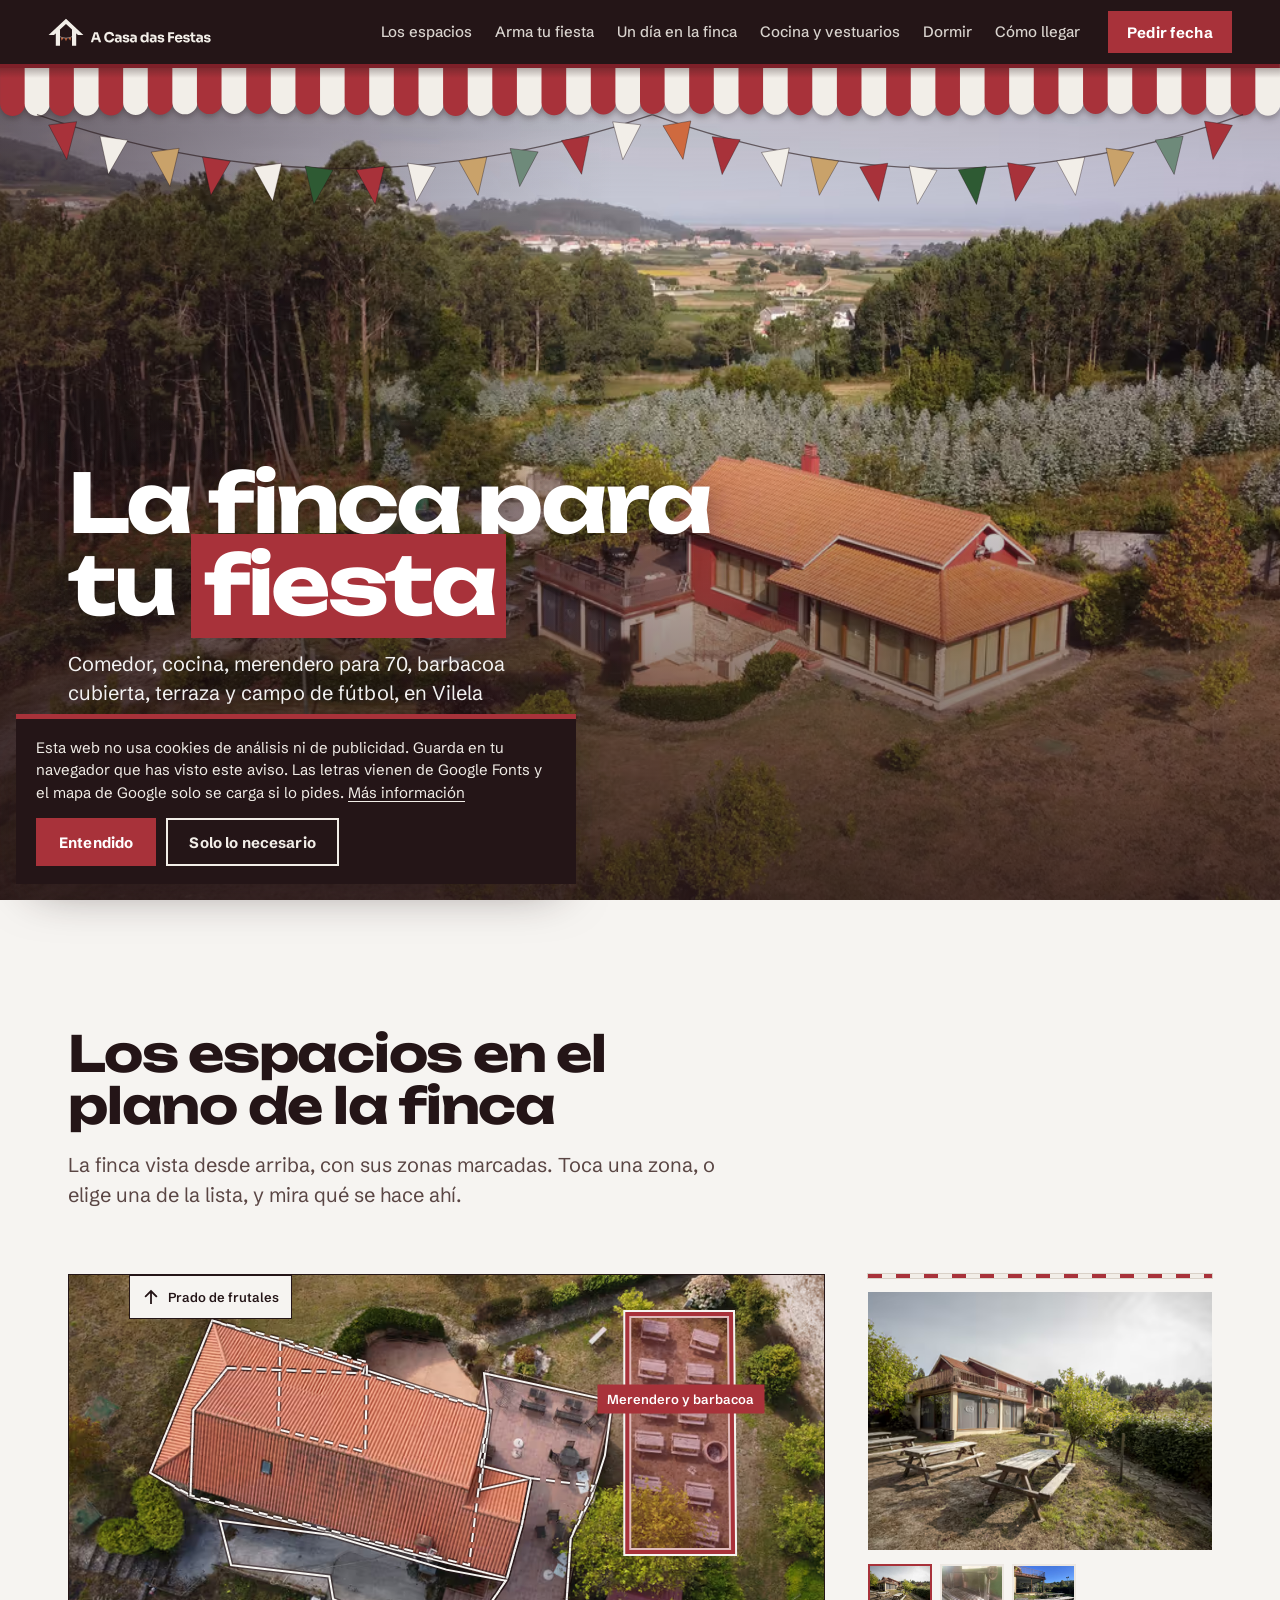
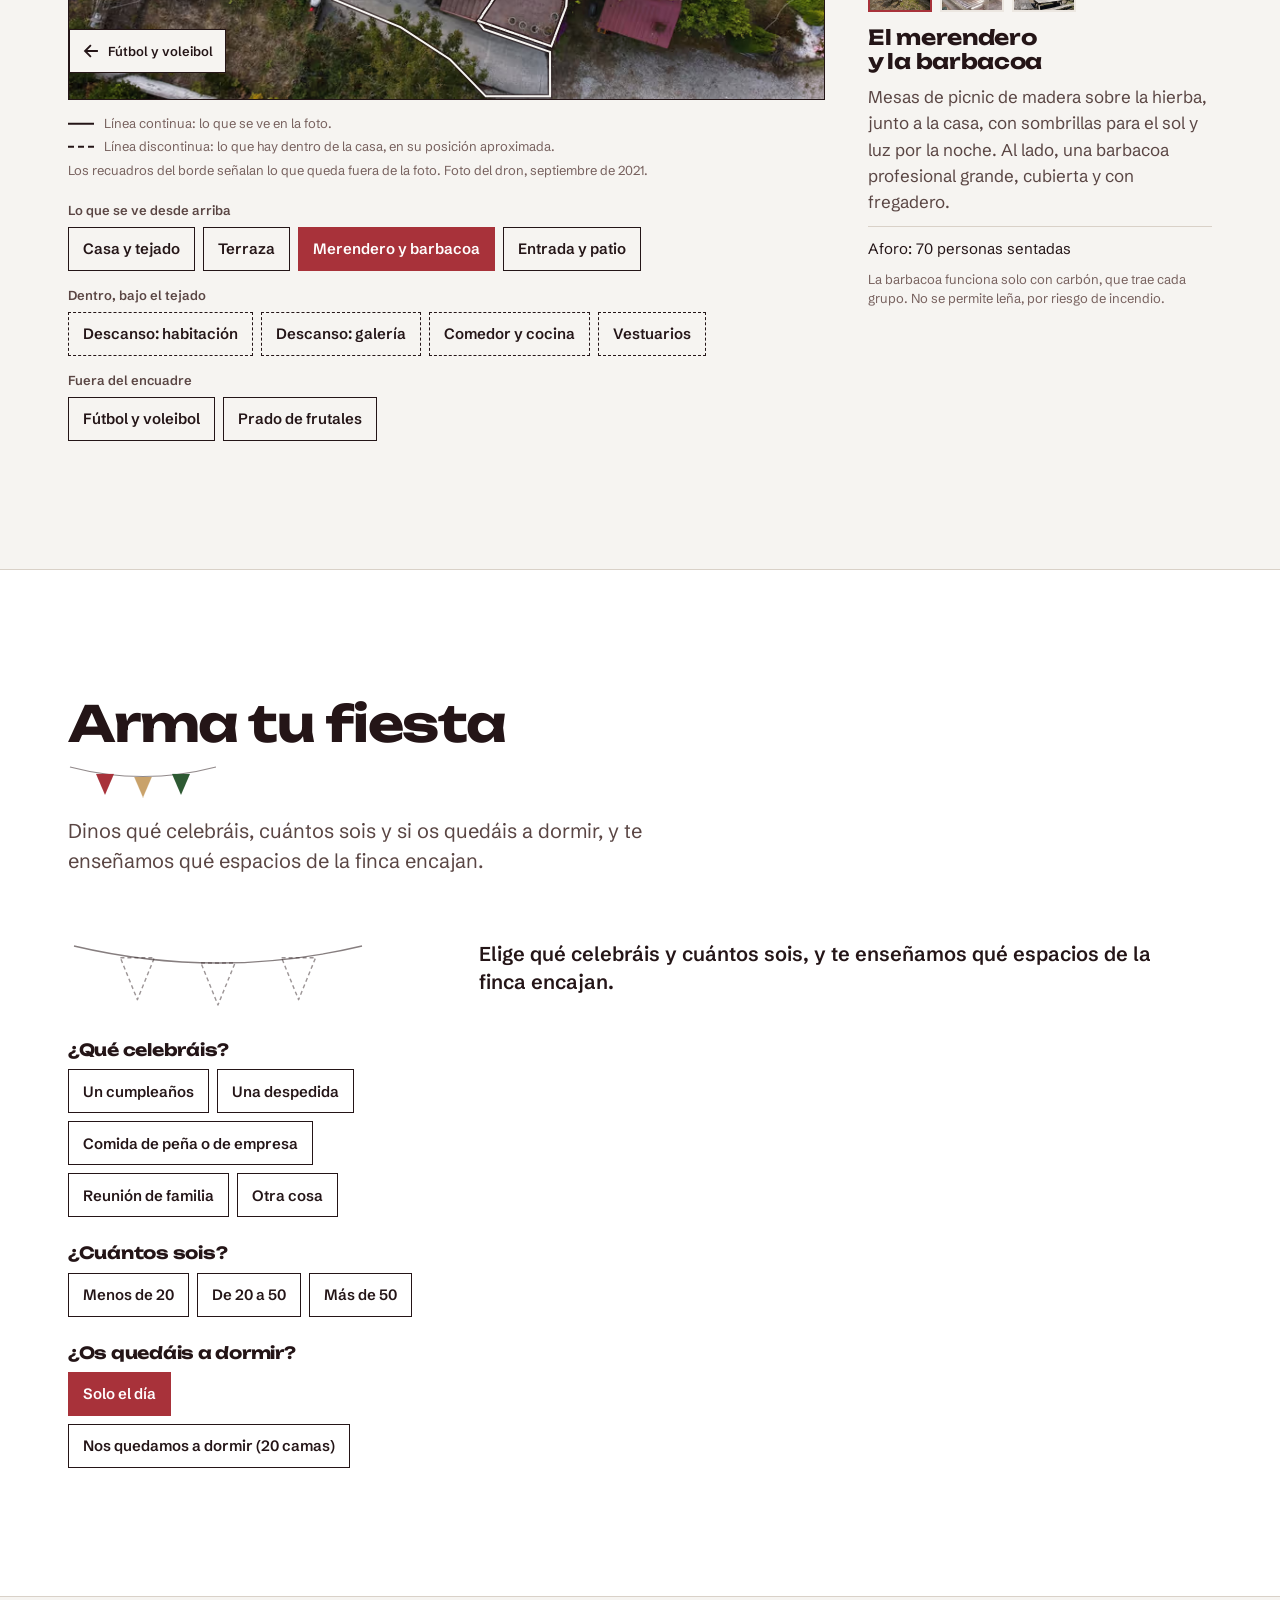
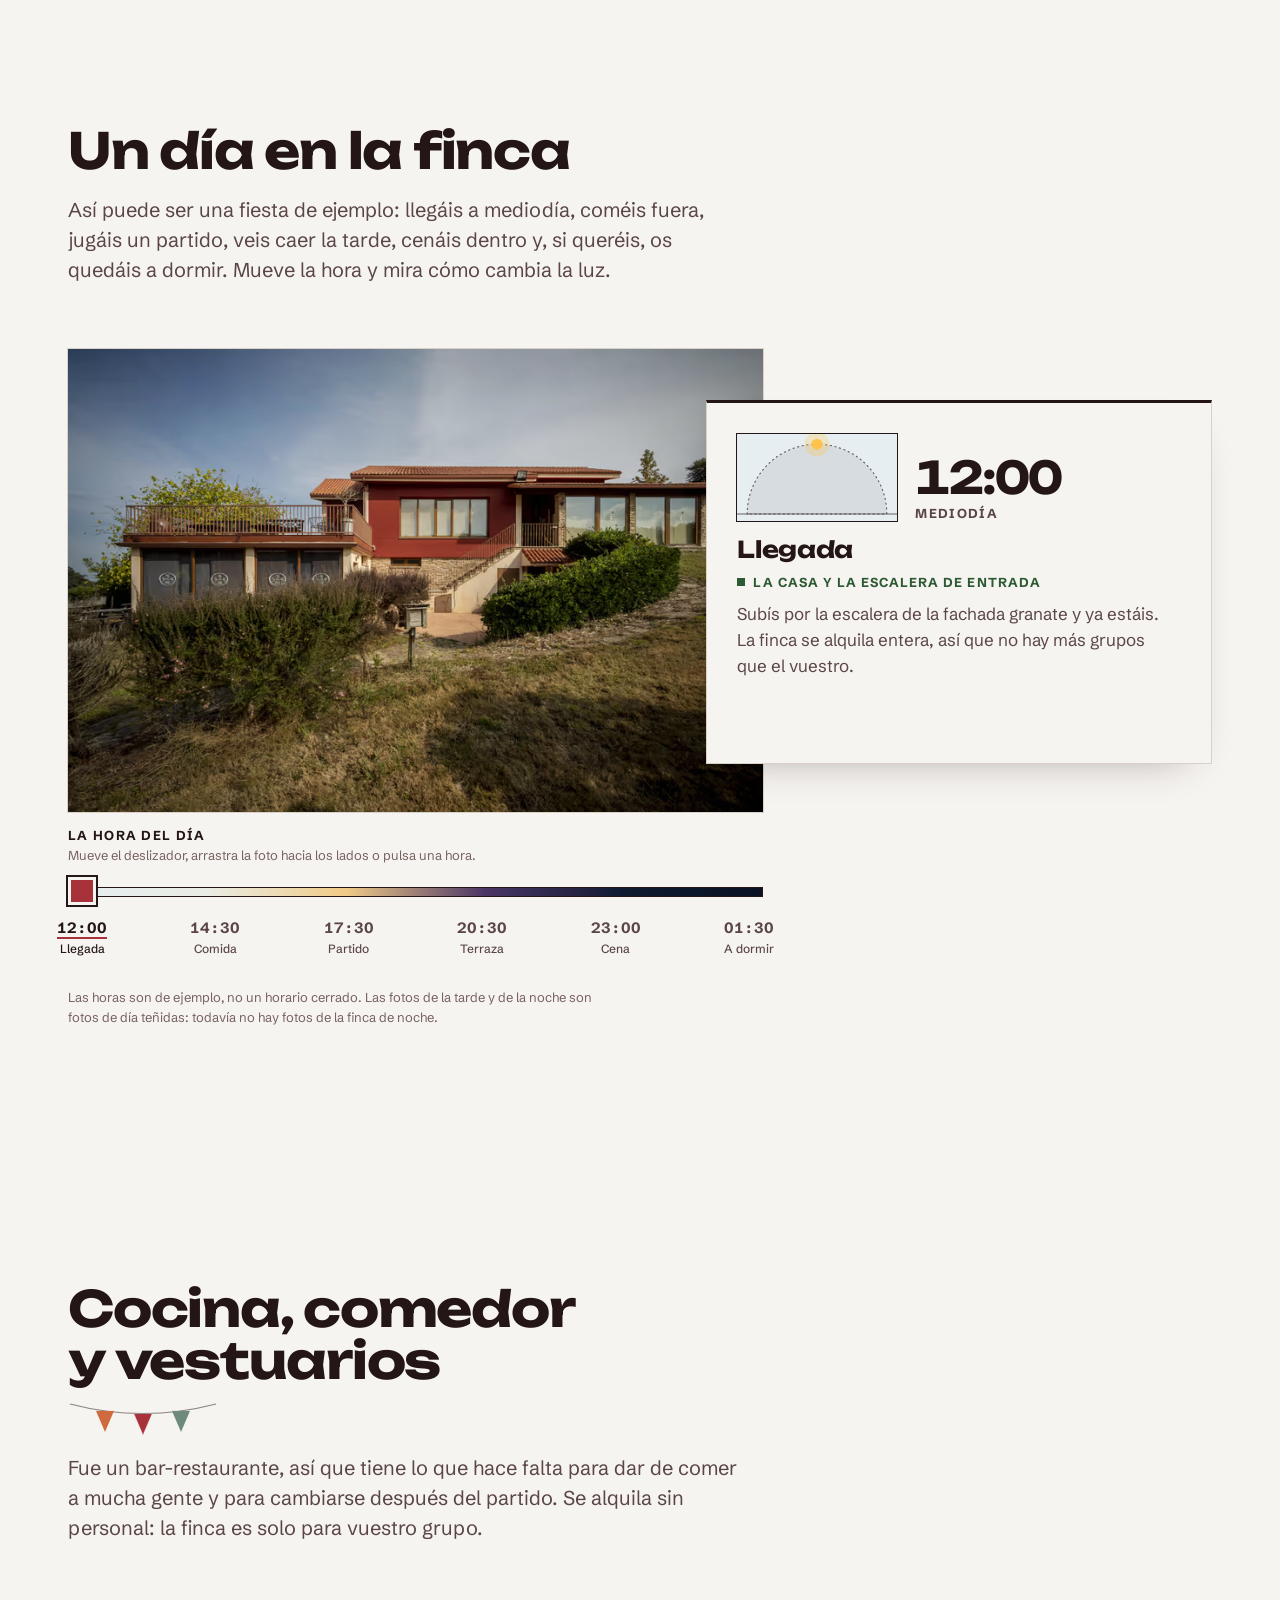
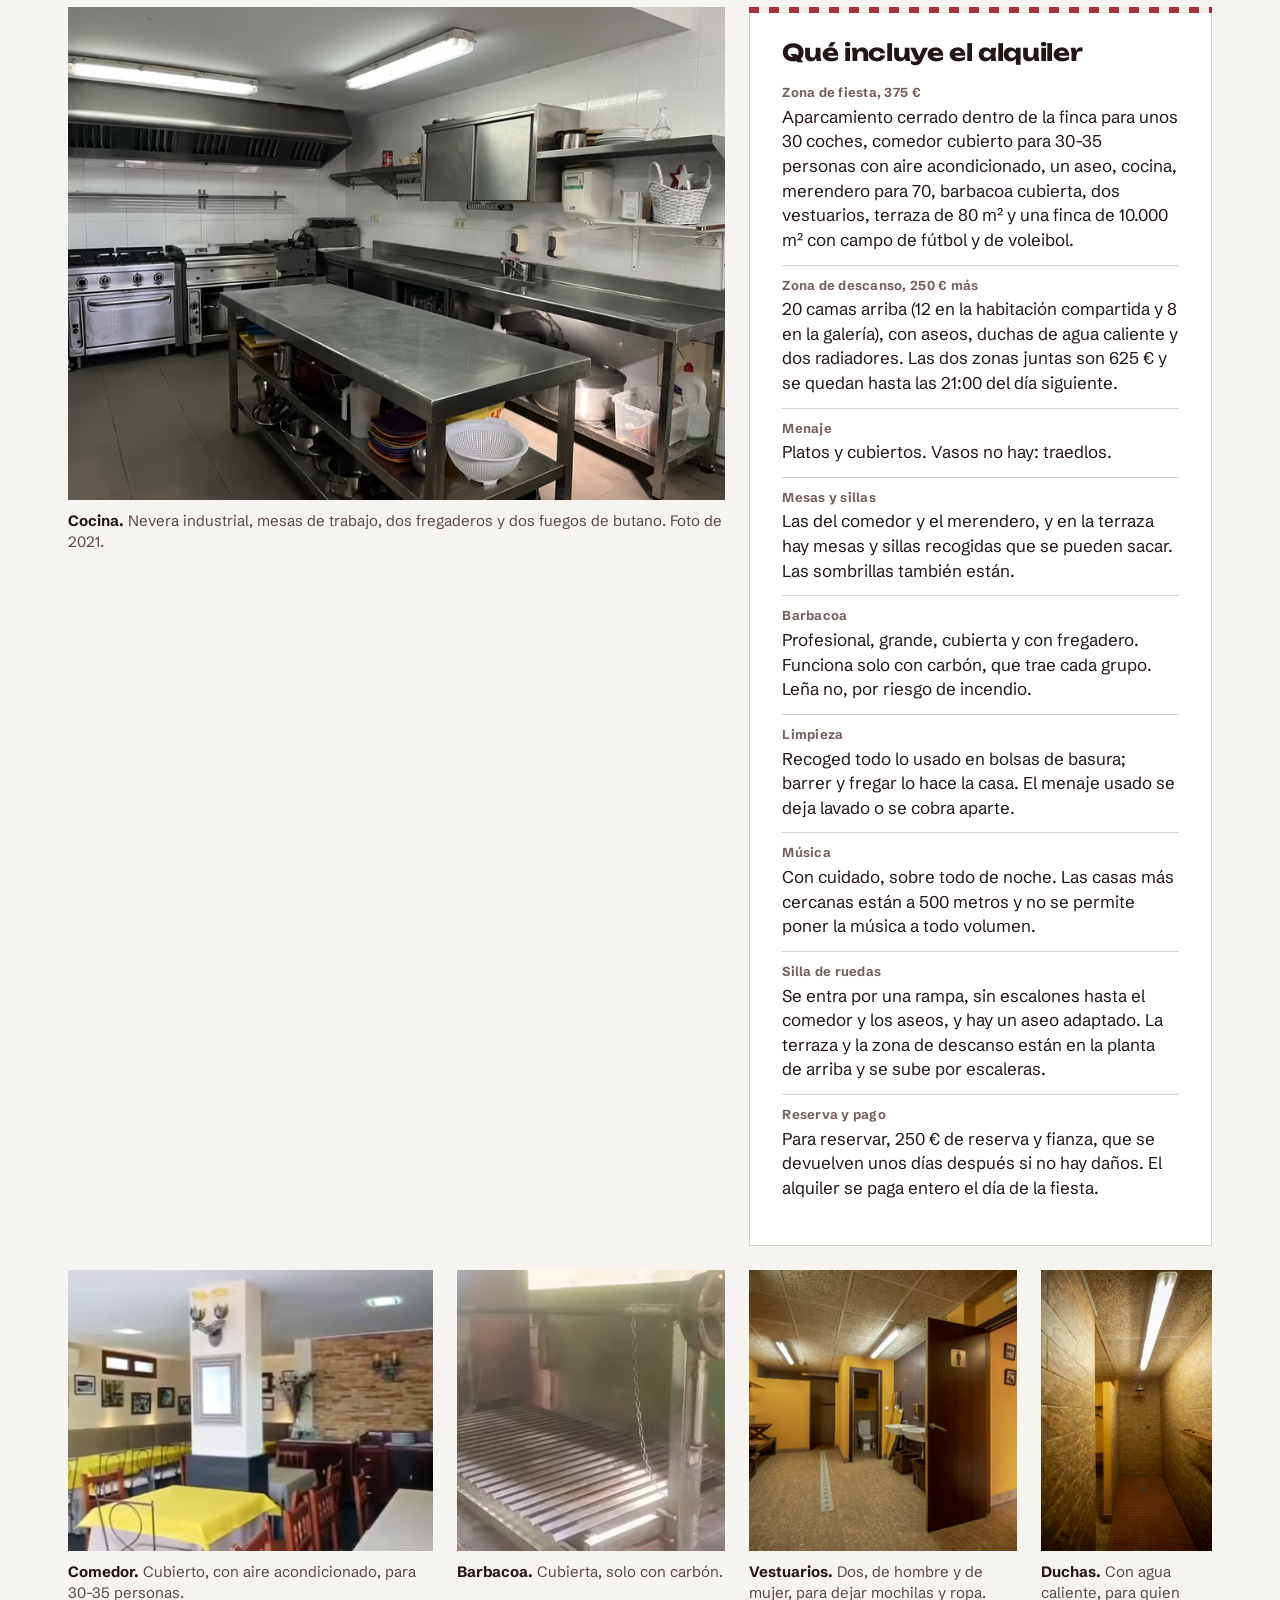
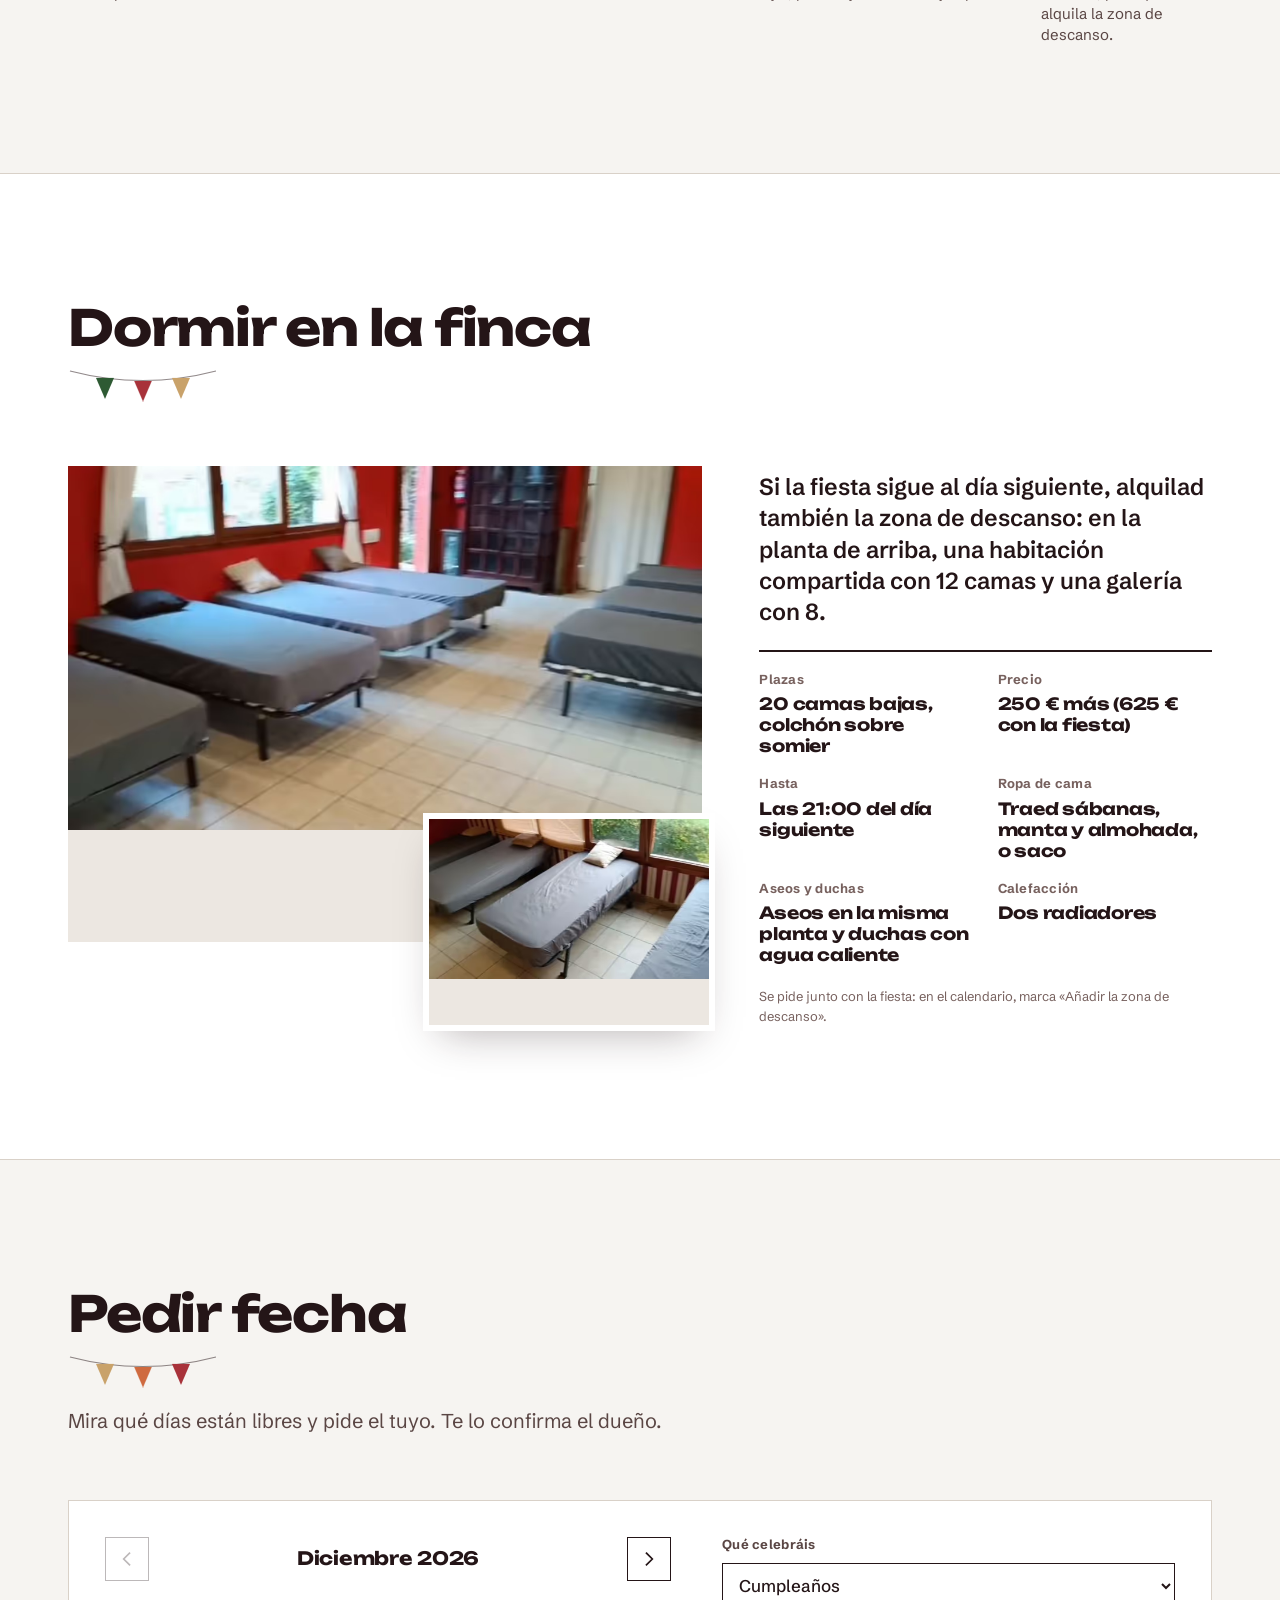
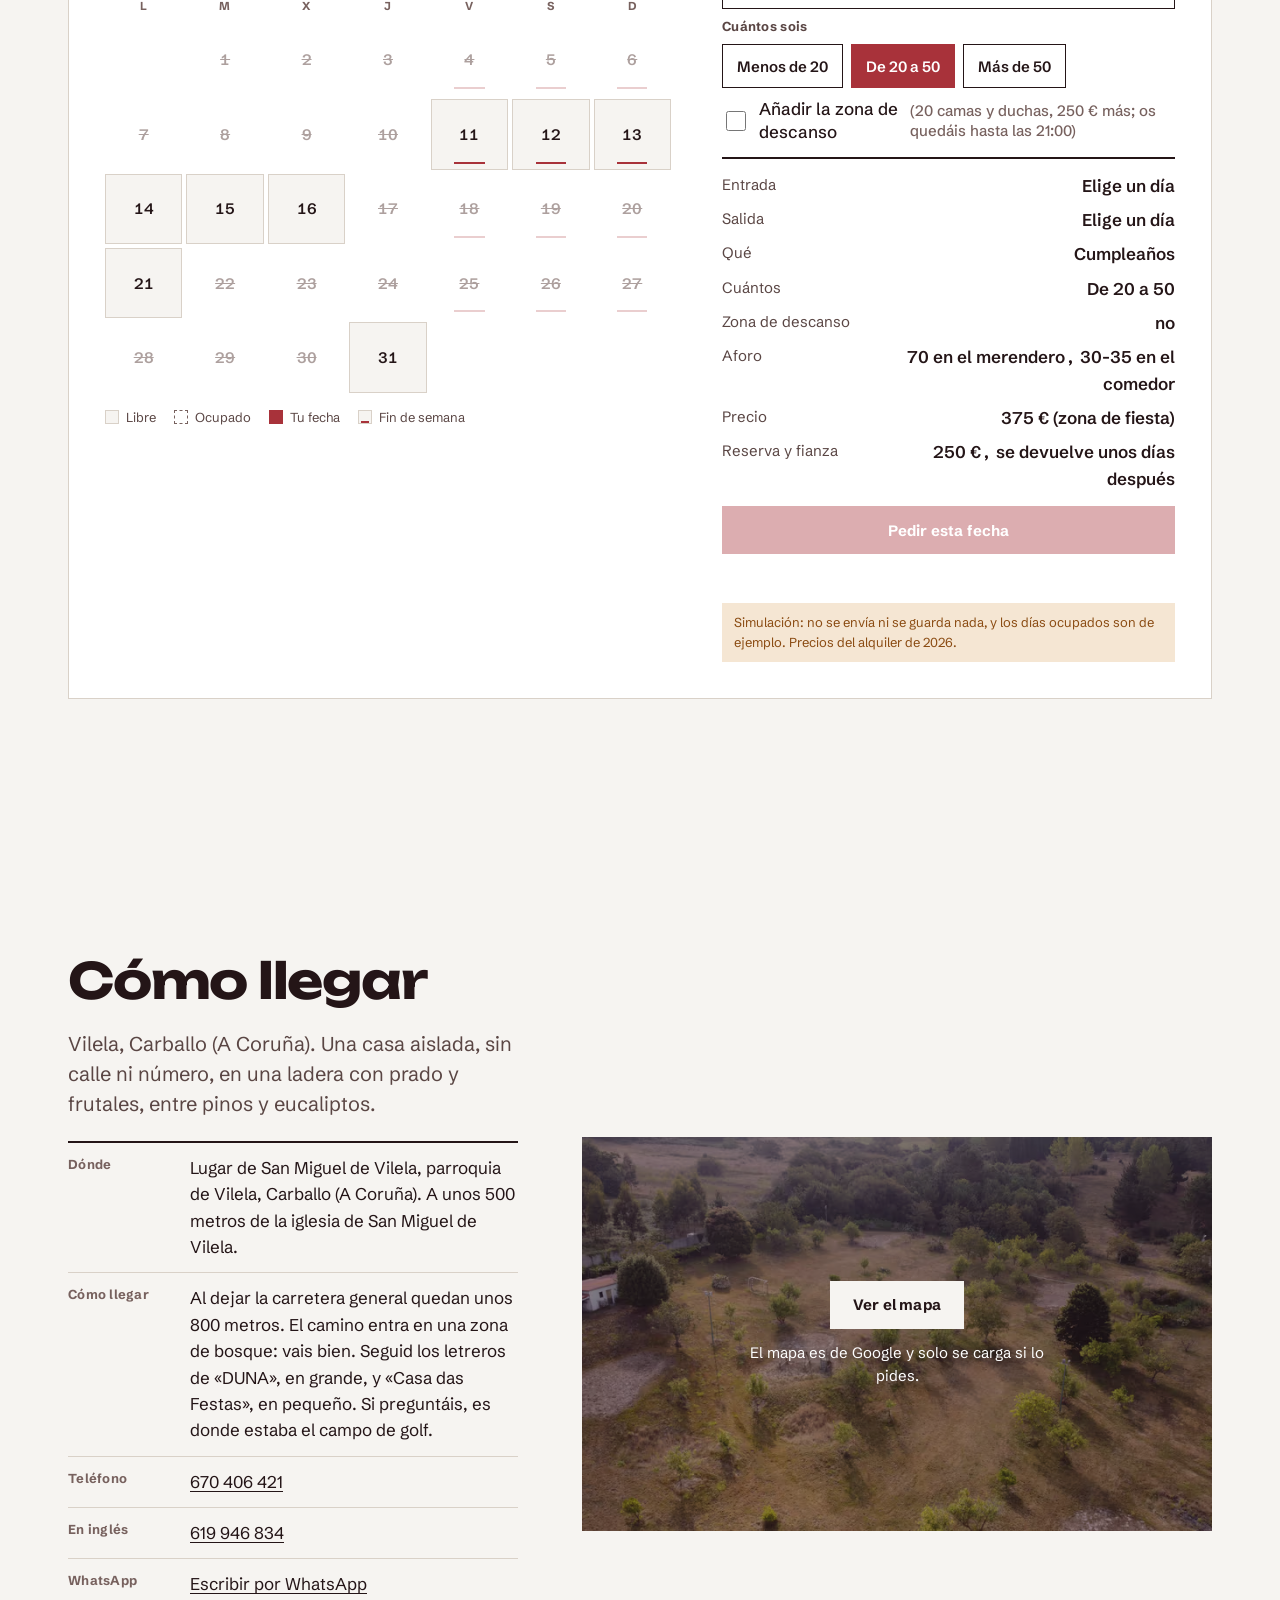
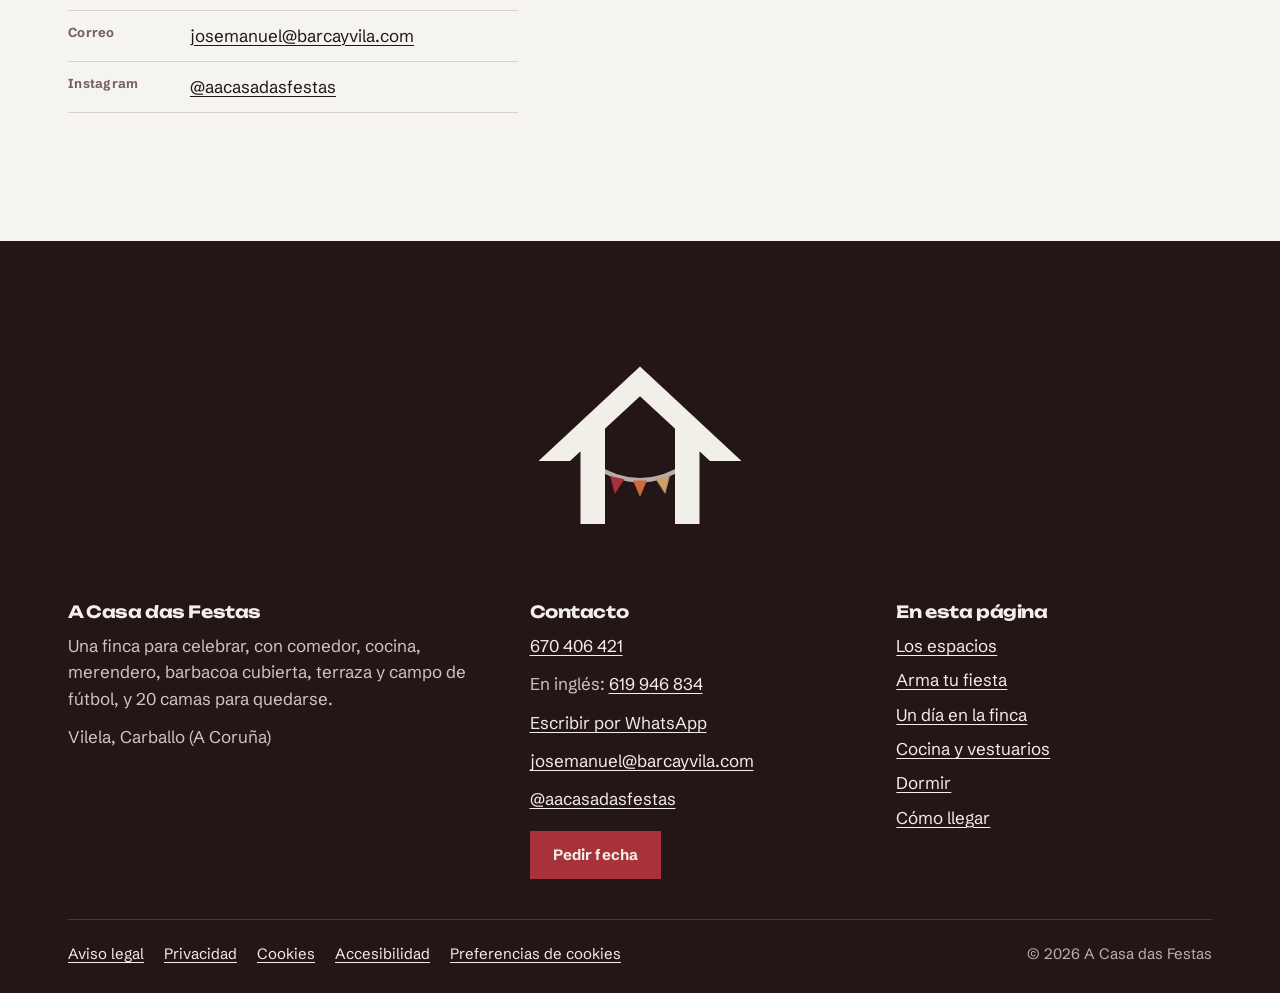
<file: index.html>
<!DOCTYPE html>
<html lang="es">
<head>
<meta charset="utf-8">
<meta name="viewport" content="width=device-width, initial-scale=1, viewport-fit=cover">
<meta name="robots" content="noindex, nofollow">
<title>A Casa das Festas · La finca para tu fiesta</title>
<meta name="description" content="Una finca en Vilela (Carballo) para cumpleaños, despedidas, comidas de peña y reuniones de familia: comedor, cocina, merendero para 70, barbacoa cubierta, terraza y campo de fútbol. Y arriba, 20 camas para quedarse.">
<meta name="theme-color" content="#241517">
<meta property="og:type" content="website">
<meta property="og:locale" content="es_ES">
<meta property="og:title" content="A Casa das Festas · La finca para tu fiesta">
<meta property="og:description" content="Una finca para tu fiesta en Vilela (Carballo): comedor, cocina, merendero para 70, barbacoa cubierta, terraza y campo de fútbol.">
<meta property="og:image" content="img/fotos/p01-1280.jpg">
<meta name="twitter:card" content="summary_large_image">
<script>
/* bloqueante: clases antes del primer pintado */
(function (d) {
  var h = d.documentElement;
  h.classList.add('js');
  // MANDO DE MAQUETA (no viaja al cliente): solo con ?revision
  try {
    var q = new URLSearchParams(location.search);
    if (q.has('revision')) {
      h.classList.add('revision');
      if (q.get('densidad') === 'sobria') h.classList.add('densidad-sobria');
    }
  } catch (e) {}
  // fin del MANDO DE MAQUETA
  if ('scrollRestoration' in history && !location.hash) history.scrollRestoration = 'manual';
})(document);
</script>
<link rel="preconnect" href="https://fonts.googleapis.com">
<link rel="preconnect" href="https://fonts.gstatic.com" crossorigin>
<link rel="stylesheet" href="https://fonts.googleapis.com/css2?family=Schibsted+Grotesk:wght@400..700&family=Unbounded:wght@500..800&display=swap">
<link rel="preload" as="image" type="image/avif" imagesrcset="img/fotos/p01-800.avif 800w, img/fotos/p01-1280.avif 1280w, img/fotos/p01-1920.avif 1920w, img/fotos/p01-2560.avif 2560w" imagesizes="100vw" fetchpriority="high">
<link rel="stylesheet" href="css/sistema.css?v=338ae664">
<link rel="stylesheet" href="css/web.css?v=be70ef71">
<link rel="stylesheet" href="css/plano.css?v=550c6eeb">
<link rel="stylesheet" href="css/dia.css?v=e5c12f35">
<link rel="icon" href="assets/favicon.svg" type="image/svg+xml">
<link rel="apple-touch-icon" href="assets/apple-touch-icon.png">
</head>
<body>
<a class="saltar" href="#principal">Saltar al contenido</a>

<!-- SIMBOLOS:inicio (scripts/simbolos.mjs los rellena desde assets/palabra.json) -->
<svg width="0" height="0" style="position:absolute" aria-hidden="true" focusable="false">
  <defs>
    <g id="marca-claro">
      <path fill="#F2EEE8" d="M2 60L60 6L118 60H100L60 23L20 60ZM26 48L40 35.5V96H26ZM80 35.5L94 48V96H80Z"/>
      <path fill="none" stroke="#F2EEE8" stroke-opacity=".7" stroke-width="2.4" stroke-linecap="round" d="M33 62Q60 80 87 62"/>
      <path fill="#CF6A3F" d="M43 68.6L51 70.4L45.6 78.8ZM56 71.2L64 71.2L60 80.5ZM69 70.4L77 68.6L74.4 78.8Z"/>
    </g>
    <path id="palabra-1" fill="currentColor" d="M142.6 84.1 153.7 50.52H165.89L177.35 84.1H169.57L160.26 55.74L162.64 56.71H156.73L159.18 55.74L150.14 84.1ZM150.99 75.76 153.3 69.51H166.48L168.79 75.76ZM204.51 85Q199.95 85 196.69 83.4Q193.43 81.81 191.35 79.22Q189.26 76.62 188.28 73.59Q187.29 70.56 187.29 67.72V66.71Q187.29 63.57 188.3 60.52Q189.31 57.47 191.41 54.98Q193.51 52.5 196.72 51.01Q199.93 49.53 204.27 49.53Q208.85 49.53 212.33 51.22Q215.81 52.9 217.9 55.93Q219.99 58.96 220.37 62.99H212.81Q212.47 60.96 211.31 59.53Q210.15 58.1 208.35 57.33Q206.55 56.57 204.27 56.57Q202.04 56.57 200.29 57.35Q198.53 58.12 197.35 59.54Q196.16 60.95 195.54 62.91Q194.92 64.86 194.92 67.26Q194.92 69.63 195.54 71.59Q196.16 73.54 197.4 74.98Q198.63 76.42 200.41 77.19Q202.19 77.96 204.51 77.96Q208.01 77.96 210.42 76.25Q212.83 74.53 213.33 71.54H220.9Q220.48 75.23 218.42 78.29Q216.37 81.35 212.86 83.17Q209.34 85 204.51 85ZM239.55 84.1V76.67H238.34V68.57Q238.34 66.63 237.4 65.67Q236.47 64.71 234.46 64.71Q233.45 64.71 231.79 64.76Q230.14 64.8 228.38 64.88Q226.62 64.96 225.19 65.06V58.85Q226.27 58.75 227.69 58.67Q229.11 58.58 230.64 58.54Q232.16 58.5 233.47 58.5Q237.35 58.5 240 59.59Q242.65 60.67 244.02 62.91Q245.4 65.14 245.4 68.66V84.1ZM231.5 84.74Q228.81 84.74 226.76 83.78Q224.71 82.82 223.56 81.01Q222.41 79.2 222.41 76.67Q222.41 73.88 223.84 72.11Q225.27 70.35 227.84 69.5Q230.4 68.66 233.78 68.66H239.14V72.73H233.74Q231.79 72.73 230.75 73.69Q229.7 74.65 229.7 76.22Q229.7 77.76 230.75 78.71Q231.79 79.66 233.74 79.66Q234.95 79.66 235.95 79.22Q236.94 78.79 237.59 77.72Q238.24 76.66 238.34 74.78L240.08 76.6Q239.85 79.22 238.82 81.03Q237.78 82.83 235.97 83.79Q234.15 84.74 231.5 84.74ZM260.06 84.91Q254.71 84.91 251.67 82.68Q248.63 80.45 248.43 76.45H254.99Q255.15 77.67 256.42 78.61Q257.69 79.55 260.2 79.55Q262.14 79.55 263.41 78.89Q264.68 78.23 264.68 76.98Q264.68 75.88 263.7 75.2Q262.73 74.52 260.25 74.28L258.28 74.07Q253.75 73.6 251.47 71.55Q249.19 69.49 249.19 66.26Q249.19 63.57 250.53 61.79Q251.86 60.01 254.22 59.09Q256.57 58.18 259.61 58.18Q264.48 58.18 267.47 60.31Q270.45 62.45 270.62 66.49H264.06Q263.91 65.26 262.79 64.4Q261.67 63.54 259.54 63.54Q257.83 63.54 256.82 64.18Q255.82 64.83 255.82 65.92Q255.82 66.99 256.69 67.54Q257.56 68.09 259.52 68.32L261.5 68.53Q266.14 69.01 268.72 71.09Q271.31 73.17 271.31 76.64Q271.31 79.18 269.93 81.04Q268.55 82.89 266.02 83.9Q263.5 84.91 260.06 84.91ZM290.15 84.1V76.67H288.94V68.57Q288.94 66.63 288 65.67Q287.07 64.71 285.06 64.71Q284.05 64.71 282.39 64.76Q280.74 64.8 278.98 64.88Q277.22 64.96 275.79 65.06V58.85Q276.87 58.75 278.29 58.67Q279.71 58.58 281.24 58.54Q282.76 58.5 284.07 58.5Q287.95 58.5 290.6 59.59Q293.25 60.67 294.62 62.91Q296 65.14 296 68.66V84.1ZM282.1 84.74Q279.41 84.74 277.36 83.78Q275.31 82.82 274.16 81.01Q273.01 79.2 273.01 76.67Q273.01 73.88 274.44 72.11Q275.87 70.35 278.44 69.5Q281 68.66 284.38 68.66H289.74V72.73H284.34Q282.39 72.73 281.35 73.69Q280.3 74.65 280.3 76.22Q280.3 77.76 281.35 78.71Q282.39 79.66 284.34 79.66Q285.55 79.66 286.55 79.22Q287.54 78.79 288.19 77.72Q288.84 76.66 288.94 74.78L290.68 76.6Q290.45 79.22 289.42 81.03Q288.38 82.83 286.57 83.79Q284.75 84.74 282.1 84.74ZM320 84.93Q317.34 84.93 315.15 83.96Q312.96 83 311.36 81.27Q309.76 79.53 308.9 77.2Q308.04 74.87 308.04 72.13V71.09Q308.04 68.37 308.86 66.02Q309.68 63.66 311.22 61.9Q312.75 60.13 314.92 59.14Q317.09 58.16 319.76 58.16Q322.77 58.16 324.98 59.47Q327.2 60.78 328.44 63.33Q329.69 65.88 329.81 69.63L327.9 67.83V50.52H335.28V84.1H329.44V73.65H330.45Q330.34 77.25 328.98 79.78Q327.62 82.31 325.32 83.62Q323.02 84.93 320 84.93ZM321.84 78.79Q323.54 78.79 324.95 78.02Q326.36 77.25 327.22 75.77Q328.08 74.29 328.08 72.23V70.53Q328.08 68.52 327.2 67.14Q326.31 65.77 324.9 65.03Q323.48 64.3 321.83 64.3Q319.97 64.3 318.52 65.22Q317.08 66.15 316.25 67.79Q315.42 69.43 315.42 71.61Q315.42 73.8 316.25 75.41Q317.09 77.02 318.54 77.9Q320 78.79 321.84 78.79ZM356.03 84.1V76.67H354.81V68.57Q354.81 66.63 353.88 65.67Q352.94 64.71 350.93 64.71Q349.92 64.71 348.26 64.76Q346.61 64.8 344.85 64.88Q343.09 64.96 341.66 65.06V58.85Q342.74 58.75 344.16 58.67Q345.58 58.58 347.11 58.54Q348.63 58.5 349.94 58.5Q353.82 58.5 356.47 59.59Q359.12 60.67 360.49 62.91Q361.87 65.14 361.87 68.66V84.1ZM347.98 84.74Q345.29 84.74 343.23 83.78Q341.18 82.82 340.03 81.01Q338.88 79.2 338.88 76.67Q338.88 73.88 340.31 72.11Q341.74 70.35 344.31 69.5Q346.87 68.66 350.25 68.66H355.61V72.73H350.21Q348.26 72.73 347.22 73.69Q346.17 74.65 346.17 76.22Q346.17 77.76 347.22 78.71Q348.26 79.66 350.21 79.66Q351.43 79.66 352.42 79.22Q353.42 78.79 354.07 77.72Q354.72 76.66 354.81 74.78L356.56 76.6Q356.33 79.22 355.29 81.03Q354.26 82.83 352.44 83.79Q350.62 84.74 347.98 84.74ZM376.53 84.91Q371.18 84.91 368.14 82.68Q365.1 80.45 364.9 76.45H371.46Q371.62 77.67 372.89 78.61Q374.16 79.55 376.67 79.55Q378.61 79.55 379.88 78.89Q381.15 78.23 381.15 76.98Q381.15 75.88 380.18 75.2Q379.2 74.52 376.73 74.28L374.75 74.07Q370.22 73.6 367.94 71.55Q365.66 69.49 365.66 66.26Q365.66 63.57 367 61.79Q368.33 60.01 370.69 59.09Q373.05 58.18 376.08 58.18Q380.95 58.18 383.94 60.31Q386.93 62.45 387.09 66.49H380.53Q380.38 65.26 379.26 64.4Q378.14 63.54 376.01 63.54Q374.3 63.54 373.29 64.18Q372.29 64.83 372.29 65.92Q372.29 66.99 373.16 67.54Q374.04 68.09 375.99 68.32L377.97 68.53Q382.61 69.01 385.2 71.09Q387.78 73.17 387.78 76.64Q387.78 79.18 386.4 81.04Q385.02 82.89 382.49 83.9Q379.97 84.91 376.53 84.91ZM400.34 84.1V50.52H407.88V84.1ZM406.96 70.6V64.34L419.91 64.33V70.59ZM406.96 56.78V50.52H420.48V56.78ZM436.05 85Q432.83 85 430.39 83.89Q427.94 82.79 426.29 80.92Q424.65 79.05 423.8 76.73Q422.94 74.41 422.94 71.96V71.06Q422.94 68.53 423.8 66.19Q424.65 63.85 426.27 62.01Q427.9 60.18 430.3 59.1Q432.7 58.02 435.78 58.02Q439.85 58.02 442.64 59.83Q445.43 61.64 446.88 64.58Q448.34 67.52 448.34 70.94V73.44H426.05V69.23H443.91L441.48 71.2Q441.48 68.92 440.84 67.32Q440.21 65.72 438.95 64.87Q437.69 64.02 435.78 64.02Q433.88 64.02 432.54 64.89Q431.19 65.76 430.49 67.43Q429.8 69.1 429.8 71.54Q429.8 73.78 430.46 75.46Q431.12 77.14 432.5 78.07Q433.88 78.99 436.05 78.99Q438.09 78.99 439.39 78.22Q440.69 77.45 441.13 76.27H447.89Q447.35 78.83 445.74 80.81Q444.14 82.79 441.68 83.89Q439.23 85 436.05 85ZM461.63 84.91Q456.28 84.91 453.24 82.68Q450.2 80.45 450 76.45H456.56Q456.72 77.67 457.99 78.61Q459.26 79.55 461.77 79.55Q463.71 79.55 464.98 78.89Q466.25 78.23 466.25 76.98Q466.25 75.88 465.28 75.2Q464.3 74.52 461.83 74.28L459.85 74.07Q455.32 73.6 453.04 71.55Q450.76 69.49 450.76 66.26Q450.76 63.57 452.1 61.79Q453.43 60.01 455.79 59.09Q458.15 58.18 461.18 58.18Q466.05 58.18 469.04 60.31Q472.03 62.45 472.19 66.49H465.63Q465.48 65.26 464.36 64.4Q463.24 63.54 461.11 63.54Q459.4 63.54 458.39 64.18Q457.39 64.83 457.39 65.92Q457.39 66.99 458.26 67.54Q459.14 68.09 461.09 68.32L463.07 68.53Q467.71 69.01 470.3 71.09Q472.88 73.17 472.88 76.64Q472.88 79.18 471.5 81.04Q470.12 82.89 467.59 83.9Q465.07 84.91 461.63 84.91ZM487.95 84.44Q484.16 84.44 481.81 83.49Q479.47 82.54 478.37 80.3Q477.27 78.06 477.27 74.24L477.31 52.08H484.16L484.12 74.55Q484.12 76.33 485.07 77.27Q486.01 78.21 487.78 78.21H491.49V84.44ZM473.45 64.3V58.91H491.49V64.3ZM510.54 84.1V76.67H509.32V68.57Q509.32 66.63 508.39 65.67Q507.46 64.71 505.45 64.71Q504.43 64.71 502.78 64.76Q501.12 64.8 499.36 64.88Q497.6 64.96 496.18 65.06V58.85Q497.26 58.75 498.68 58.67Q500.1 58.58 501.62 58.54Q503.15 58.5 504.46 58.5Q508.33 58.5 510.98 59.59Q513.63 60.67 515.01 62.91Q516.38 65.14 516.38 68.66V84.1ZM502.49 84.74Q499.8 84.74 497.75 83.78Q495.69 82.82 494.54 81.01Q493.39 79.2 493.39 76.67Q493.39 73.88 494.83 72.11Q496.26 70.35 498.82 69.5Q501.39 68.66 504.77 68.66H510.13V72.73H504.72Q502.78 72.73 501.73 73.69Q500.69 74.65 500.69 76.22Q500.69 77.76 501.73 78.71Q502.78 79.66 504.72 79.66Q505.94 79.66 506.94 79.22Q507.93 78.79 508.58 77.72Q509.23 76.66 509.32 74.78L511.07 76.6Q510.84 79.22 509.8 81.03Q508.77 82.83 506.95 83.79Q505.14 84.74 502.49 84.74ZM531.05 84.91Q525.7 84.91 522.66 82.68Q519.61 80.45 519.42 76.45H525.97Q526.13 77.67 527.41 78.61Q528.68 79.55 531.18 79.55Q533.13 79.55 534.4 78.89Q535.67 78.23 535.67 76.98Q535.67 75.88 534.69 75.2Q533.71 74.52 531.24 74.28L529.26 74.07Q524.73 73.6 522.45 71.55Q520.18 69.49 520.18 66.26Q520.18 63.57 521.51 61.79Q522.85 60.01 525.2 59.09Q527.56 58.18 530.6 58.18Q535.46 58.18 538.45 60.31Q541.44 62.45 541.6 66.49H535.05Q534.9 65.26 533.78 64.4Q532.66 63.54 530.53 63.54Q528.81 63.54 527.81 64.18Q526.8 64.83 526.8 65.92Q526.8 66.99 527.68 67.54Q528.55 68.09 530.5 68.32L532.48 68.53Q537.13 69.01 539.71 71.09Q542.29 73.17 542.29 76.64Q542.29 79.18 540.91 81.04Q539.53 82.89 537.01 83.9Q534.48 84.91 531.05 84.91Z"/>
  </defs>
</svg>
<!-- SIMBOLOS:fin -->

<header class="cab sobre-oscuro" id="cab">
  <div class="cab__fila">
    <a class="cab__logo" href="#inicio" aria-label="A Casa das Festas, ir al principio">
      <svg class="logo-h" viewBox="0 0 546 100" aria-hidden="true" focusable="false"><use href="#marca-claro"/><use href="#palabra-1"/></svg>
    </a>
    <nav class="cab__menu" id="menu" aria-label="Principal">
      <a href="#espacios">Los espacios</a>
      <a href="#arma">Arma tu fiesta</a>
      <a href="#dia" data-seccion="dia">Un día en la finca</a>
      <a href="#cocina">Cocina y vestuarios</a>
      <a href="#dormir">Dormir</a>
      <a href="#llegar">Cómo llegar</a>
    </nav>
    <a class="btn cab__cta" href="#cita">Pedir fecha</a>
    <button class="cab__abrir" type="button" id="abrir-menu" aria-expanded="false" aria-controls="menu"><span class="sr">Abrir el menú</span><i aria-hidden="true"></i></button>
  </div>
</header>

<main id="principal">

<!-- ============ 1. Portada: el toldo y la guirnalda ============ -->
<section class="portada" id="inicio" aria-labelledby="t-inicio">
  <picture class="portada__foto">
    <source type="image/avif" srcset="img/fotos/p01-800.avif 800w, img/fotos/p01-1280.avif 1280w, img/fotos/p01-1920.avif 1920w, img/fotos/p01-2560.avif 2560w" sizes="100vw">
    <source type="image/webp" srcset="img/fotos/p01-800.webp 800w, img/fotos/p01-1280.webp 1280w, img/fotos/p01-1920.webp 1920w, img/fotos/p01-2560.webp 2560w" sizes="100vw">
    <img src="img/fotos/p01-1280.jpg" srcset="img/fotos/p01-800.jpg 800w, img/fotos/p01-1280.jpg 1280w, img/fotos/p01-1920.jpg 1920w, img/fotos/p01-2560.jpg 2560w" sizes="100vw" width="2560" height="1440" fetchpriority="high" decoding="async" alt="La casa granate de tejado naranja vista desde el dron, con la terraza y las mesas del merendero, entre pinos y eucaliptos, y el valle al fondo">
  </picture>
  <div class="portada__deco" id="toldo" role="img" aria-label="Un toldo de rayas rojas y blancas con el borde festoneado, y una guirnalda de banderines colgada de él">
    <svg class="toldo" id="toldo-svg" aria-hidden="true" focusable="false"></svg>
    <svg class="guirnalda" id="guirnalda-svg" aria-hidden="true" focusable="false"></svg>
  </div>
  <div class="portada__texto env">
    <h1 id="t-inicio">La finca para tu <em>fiesta</em></h1>
    <p class="portada__sub">Comedor, cocina, merendero para 70, barbacoa cubierta, terraza y campo de fútbol, en Vilela (Carballo). Sin personal: la finca es solo para vuestro grupo.</p>
    <div class="portada__btns">
      <a class="btn" href="#cita">Pedir fecha</a>
      <a class="btn btn--claro" href="#arma">Arma tu fiesta</a>
    </div>
  </div>
</section>

<!-- ============ 2. Los espacios en el plano de la finca (módulo: js/plano.js, css/plano.css) ============ -->
<section class="sec sec-espacios" id="espacios" aria-labelledby="t-espacios">
<!-- PLANO:inicio (partes/plano.html) -->
<div class="env pl-env">
  <header class="sec-cab pl-cab">
    <h2 id="t-espacios">Los espacios en el plano de la finca</h2>
    <p class="entradilla">La finca vista desde arriba, con sus zonas marcadas. Toca una zona, o elige una de la lista, y mira qué se hace ahí.</p>
  </header>

  <div class="pl-cuerpo">
    <div class="pl-mapa">
      <picture>
        <source type="image/avif" srcset="img/fotos/p03-480.avif 480w, img/fotos/p03-800.avif 800w, img/fotos/p03-1280.avif 1280w, img/fotos/p03-1920.avif 1920w, img/fotos/p03-2560.avif 2560w" sizes="(min-width:1240px) 760px, (min-width:900px) 66vw, calc(100vw - 32px)">
        <source type="image/webp" srcset="img/fotos/p03-480.webp 480w, img/fotos/p03-800.webp 800w, img/fotos/p03-1280.webp 1280w, img/fotos/p03-1920.webp 1920w, img/fotos/p03-2560.webp 2560w" sizes="(min-width:1240px) 760px, (min-width:900px) 66vw, calc(100vw - 32px)">
        <img src="img/fotos/p03-1280.jpg" srcset="img/fotos/p03-480.jpg 480w, img/fotos/p03-800.jpg 800w, img/fotos/p03-1280.jpg 1280w, img/fotos/p03-1920.jpg 1920w, img/fotos/p03-2560.jpg 2560w" sizes="(min-width:1240px) 760px, (min-width:900px) 66vw, calc(100vw - 32px)" width="2560" height="1440" loading="lazy" decoding="async" alt="Foto cenital de la finca hecha con dron: el tejado naranja de la casa, la terraza con barandilla a su derecha y las mesas de picnic de madera del merendero en el prado">
      </picture>
    </div>

    <div class="pl-lista" id="plLista"></div>

    <div class="pl-clave">
      <p class="nota pl-clave-i"><i class="pl-clave-sol" aria-hidden="true"></i>Línea continua: lo que se ve en la foto.</p>
      <p class="nota pl-clave-i"><i class="pl-clave-disc" aria-hidden="true"></i>Línea discontinua: lo que hay dentro de la casa, en su posición aproximada.</p>
      <p class="nota pl-clave-i">Los recuadros del borde señalan lo que queda fuera de la foto. Foto del dron, septiembre de 2021.</p>
    </div>

    <div class="pl-ficha" id="plFicha"></div>
  </div>

  <!-- Sin JavaScript: la misma información, sin interacción. El script la quita al montar el plano. -->
  <ol class="pl-todas" id="plTodas">
    <li class="pl-todas-i">
      <div class="pl-todas-foto"><img src="img/fotos/p07-800.jpg" srcset="img/fotos/p07-480.jpg 480w, img/fotos/p07-800.jpg 800w, img/fotos/p07-1280.jpg 1280w" sizes="(min-width:900px) 33vw, 100vw" loading="lazy" decoding="async" alt="La casa vista desde el prado, con el tejado de teja, los ventanales y árboles alrededor"></div>
      <div>
        <h3>La casa y el tejado</h3>
        <p>La casa es granate, con tejado de teja naranja y zócalo de piedra, en una ladera de prado y frutales. Desde arriba solo se ve el tejado; lo que hay debajo está en las zonas de dentro.</p>
      </div>
    </li>
    <li class="pl-todas-i">
      <div class="pl-todas-foto"><img src="img/fotos/p15-800.jpg" srcset="img/fotos/p15-480.jpg 480w, img/fotos/p15-800.jpg 800w, img/fotos/p15-1280.jpg 1280w" sizes="(min-width:900px) 33vw, 100vw" loading="lazy" decoding="async" alt="La terraza con barandilla, sillas de madera y mesas, frente a un valle verde con eucaliptos bajo un cielo azul"></div>
      <div>
        <h3>La terraza</h3>
        <p>Una terraza en alto, de baldosa, con barandilla por todo el borde y vistas al valle. Hay mesas y sillas recogidas que se pueden sacar, y da al lado del merendero. Se sube por escaleras, desde fuera o desde dentro de la casa; debajo está el comedor.</p>
        <p class="pl-aforo">Superficie: 80 m²</p>
      </div>
    </li>
    <li class="pl-todas-i">
      <div class="pl-todas-foto"><img src="img/fotos/p08-800.jpg" srcset="img/fotos/p08-480.jpg 480w, img/fotos/p08-800.jpg 800w, img/fotos/p08-1280.jpg 1280w" sizes="(min-width:900px) 33vw, 100vw" loading="lazy" decoding="async" alt="Mesas de picnic de madera sobre la hierba, con la casa y su salón acristalado detrás"></div>
      <div>
        <h3>El merendero y la barbacoa</h3>
        <p>Mesas de picnic de madera sobre la hierba, junto a la casa, con sombrillas para el sol y luz por la noche. Al lado, una barbacoa profesional grande, cubierta y con fregadero.</p>
        <p class="pl-aforo">Aforo: 70 personas sentadas</p>
        <p class="nota">La barbacoa funciona solo con carbón, que trae cada grupo. No se permite leña, por riesgo de incendio.</p>
      </div>
    </li>
    <li class="pl-todas-i">
      <div class="pl-todas-foto"><img src="img/fotos/p05-800.jpg" srcset="img/fotos/p05-480.jpg 480w, img/fotos/p05-800.jpg 800w, img/fotos/p05-1280.jpg 1280w" sizes="(min-width:900px) 33vw, 100vw" loading="lazy" decoding="async" alt="La fachada granate de la casa vista desde abajo, con la escalera que sube al porche, un patio de losa al pie y un seto"></div>
      <div>
        <h3>La entrada y el patio</h3>
        <p>Delante de la casa hay un suelo de hormigón y un patio pequeño de losa con un seto al lado. Se entra por una rampa, sin escalones.</p>
        <p class="nota">El aparcamiento está dentro de la finca, cerrado con portal. Caben unos 30 coches.</p>
      </div>
    </li>
    <li class="pl-todas-i">
      <div class="pl-todas-foto"><img src="img/fotos/p35-800.jpg" srcset="img/fotos/p35-480.jpg 480w, img/fotos/p35-800.jpg 800w" sizes="(min-width:900px) 33vw, 100vw" loading="lazy" decoding="async" alt="Camas individuales con colchón gris y almohada en el salón de paredes rojas, con ventanas y cortinas blancas"></div>
      <div>
        <h3>La zona de descanso: la habitación compartida</h3>
        <p>En la planta de arriba, la habitación de paredes rojas: camas bajas, con colchón sobre somier, y dos radiadores. Al lado, aseos de hombre y de mujer. Se sube por la escalera de dentro o por la de fuera.</p>
        <p class="pl-aforo">Plazas: 12 camas</p>
        <p class="nota">Se alquila aparte de la zona de fiesta: 250 € más. Está dentro de la casa: en el plano, la posición es aproximada.</p>
      </div>
    </li>
    <li class="pl-todas-i">
      <div class="pl-todas-foto"><img src="img/fotos/p36-800.jpg" srcset="img/fotos/p36-480.jpg 480w, img/fotos/p36-800.jpg 800w" sizes="(min-width:900px) 33vw, 100vw" loading="lazy" decoding="async" alt="Camas individuales con colchón gris junto a los ventanales y la pared de rayas rojas y blancas de la galería"></div>
      <div>
        <h3>La zona de descanso: la galería de las rayas</h3>
        <p>En la planta de arriba, una galería acristalada que rodea la habitación por dos lados, con techo de madera, estores de bambú y una pared de rayas rojas y blancas. Hoy tiene camas: es parte de la zona de descanso.</p>
        <p class="pl-aforo">Plazas: 8 camas</p>
        <p class="nota">Se alquila aparte de la zona de fiesta: 250 € más. Está dentro de la casa: en el plano, la posición es aproximada.</p>
      </div>
    </li>
    <li class="pl-todas-i">
      <div class="pl-todas-foto"><img src="img/fotos/p37-800.jpg" srcset="img/fotos/p37-480.jpg 480w, img/fotos/p37-800.jpg 800w" sizes="(min-width:900px) 33vw, 100vw" loading="lazy" decoding="async" alt="El comedor con mesas de manteles amarillos, sillas de madera, pared de piedra y aire acondicionado"></div>
      <div>
        <h3>El comedor y la cocina</h3>
        <p>En la planta baja, debajo de la terraza, un comedor cubierto con aire acondicionado. Al lado, un aseo y la cocina, con nevera industrial (y un congelador en el almacén), mesas de trabajo, dos fregaderos y una cocina de butano de dos fuegos.</p>
        <p class="pl-aforo">Aforo: 30-35 personas</p>
        <p class="nota">Hay platos y cubiertos. Vasos no: hay que traerlos. Está dentro de la casa: en el plano, la posición es aproximada.</p>
      </div>
    </li>
    <li class="pl-todas-i">
      <div class="pl-todas-foto"><img src="img/fotos/p33-800.jpg" srcset="img/fotos/p33-480.jpg 480w, img/fotos/p33-800.jpg 800w, img/fotos/p33-1280.jpg 1280w" sizes="(min-width:900px) 33vw, 100vw" loading="lazy" decoding="async" alt="Un vestuario de paredes amarillas con un banco de madera y una puerta oscura abierta"></div>
      <div>
        <h3>Los vestuarios</h3>
        <p>En la planta baja, entre la cocina y el recibidor de la entrada, dos vestuarios amplios, de hombre y de mujer, con bancos de madera, para dejar mochilas y ropa. Las duchas, con agua caliente, son para quien alquila también la zona de descanso.</p>
        <p class="nota">Está dentro de la casa: en el plano, la posición es aproximada.</p>
      </div>
    </li>
    <li class="pl-todas-i">
      <div class="pl-todas-foto"><img src="img/fotos/p11-800.jpg" srcset="img/fotos/p11-480.jpg 480w, img/fotos/p11-800.jpg 800w, img/fotos/p11-1280.jpg 1280w" sizes="(min-width:900px) 33vw, 100vw" loading="lazy" decoding="async" alt="Un campo de fútbol de hierba con una portería, rodeado de árboles y monte"></div>
      <div>
        <h3>El campo de fútbol y el de voleibol</h3>
        <p>Un campo de fútbol de hierba, con porterías y árboles alrededor, aparte de la casa, y otro de voleibol. No son profesionales, pero hay balones.</p>
        <p class="pl-aforo">La finca entera: 10.000 m²</p>
        <p class="nota">No sale en la foto del dron: está fuera del encuadre.</p>
      </div>
    </li>
    <li class="pl-todas-i">
      <div class="pl-todas-foto"><img src="img/fotos/p13-800.jpg" srcset="img/fotos/p13-480.jpg 480w, img/fotos/p13-800.jpg 800w, img/fotos/p13-1280.jpg 1280w" sizes="(min-width:900px) 33vw, 100vw" loading="lazy" decoding="async" alt="Un prado verde con frutales bajo un cielo azul"></div>
      <div>
        <h3>El prado de frutales</h3>
        <p>La ladera de prado con frutales en la que está la casa, entre eucaliptos y pinos, con una mesa de picnic de madera bajo un árbol grande.</p>
        <p class="nota">Queda fuera del encuadre de esta foto.</p>
      </div>
    </li>
  </ol>
</div>
<!-- PLANO:fin -->
</section>

<!-- ============ 3. Arma tu fiesta ============ -->
<section class="sec arma" id="arma" aria-labelledby="t-arma">
  <div class="env">
    <div class="sec-cab">
      <h2 id="t-arma">Arma tu fiesta</h2>
      <div class="guir-sec" aria-hidden="true"></div>
      <p class="dato-sec">Tres preguntas. No se guarda nada.</p>
      <p class="entradilla">Dinos qué celebráis, cuántos sois y si os quedáis a dormir, y te enseñamos qué espacios de la finca encajan.</p>
    </div>
    <div class="arma__cuerpo">
      <div class="arma__preg">
        <svg class="arma__guir" id="arma-guir" role="img" aria-label="Guirnalda de tres banderines: se cuelga uno por cada respuesta" focusable="false"></svg>
        <div class="arma__grupo" role="group" aria-labelledby="arma-q1">
          <h3 id="arma-q1">¿Qué celebráis?</h3>
          <div class="arma__ops">
            <button type="button" class="op" aria-pressed="false" data-g="oca" data-v="c">Un cumpleaños</button>
            <button type="button" class="op" aria-pressed="false" data-g="oca" data-v="d">Una despedida</button>
            <button type="button" class="op" aria-pressed="false" data-g="oca" data-v="p">Comida de peña o de empresa</button>
            <button type="button" class="op" aria-pressed="false" data-g="oca" data-v="f">Reunión de familia</button>
            <button type="button" class="op" aria-pressed="false" data-g="oca" data-v="o">Otra cosa</button>
          </div>
        </div>
        <div class="arma__grupo" role="group" aria-labelledby="arma-q2">
          <h3 id="arma-q2">¿Cuántos sois?</h3>
          <div class="arma__ops">
            <button type="button" class="op" aria-pressed="false" data-g="tam" data-v="1">Menos de 20</button>
            <button type="button" class="op" aria-pressed="false" data-g="tam" data-v="2">De 20 a 50</button>
            <button type="button" class="op" aria-pressed="false" data-g="tam" data-v="3">Más de 50</button>
          </div>
        </div>
        <div class="arma__grupo" role="group" aria-labelledby="arma-q3">
          <h3 id="arma-q3">¿Os quedáis a dormir?</h3>
          <div class="arma__ops">
            <button type="button" class="op" aria-pressed="true" data-g="dor" data-v="no">Solo el día</button>
            <button type="button" class="op" aria-pressed="false" data-g="dor" data-v="si">Nos quedamos a dormir (20 camas)</button>
          </div>
        </div>
      </div>
      <div class="arma__res">
        <p class="arma__sum" id="arma-sum" role="status">Elige qué celebráis y cuántos sois, y te enseñamos qué espacios de la finca encajan.</p>
        <p class="arma__aviso" id="arma-aviso" hidden></p>
        <ul class="arma__lista" id="arma-lista"></ul>
        <div class="arma__pie" id="arma-pie" hidden>
          <a class="btn" href="#cita" id="arma-cta">Pedir fecha</a>
          <p class="nota">Zona de fiesta: 375 €, de las 10:00 a las 12:00 del día siguiente. Con la zona de descanso: 625 €, hasta las 21:00.</p>
        </div>
      </div>
    </div>
  </div>
</section>

<!-- DIA:inicio (partes/dia.html; se quita con CASA_CONFIG.secciones.dia = false) -->
<section class="sec sec-dia" id="dia" data-seccion="dia" aria-labelledby="t-dia">
  <div class="env">
    <header class="sec-cab dia-cab">
      <h2 id="t-dia">Un día en la finca</h2>
      <p class="entradilla">Así puede ser una fiesta de ejemplo: llegáis a mediodía, coméis fuera, jugáis un partido, veis caer la tarde, cenáis dentro y, si queréis, os quedáis a dormir. Mueve la hora y mira cómo cambia la luz.</p>
    </header>

    <div class="dia-pieza" id="diaPieza">
      <div class="dia-escena" id="diaEscena">
        <div class="dia-vista" id="diaVista">
          <div class="dia-capas" id="diaCapas">
            <div class="dia-capa">
          <picture>
            <source type="image/avif" srcset="img/fotos/p05-480.avif 480w, img/fotos/p05-800.avif 800w, img/fotos/p05-1280.avif 1280w, img/fotos/p05-1920.avif 1920w" sizes="(min-width:1240px) 700px, (min-width:900px) 56vw, 100vw">
            <source type="image/webp" srcset="img/fotos/p05-480.webp 480w, img/fotos/p05-800.webp 800w, img/fotos/p05-1280.webp 1280w, img/fotos/p05-1920.webp 1920w" sizes="(min-width:1240px) 700px, (min-width:900px) 56vw, 100vw">
            <img src="img/fotos/p05-800.jpg" srcset="img/fotos/p05-480.jpg 480w, img/fotos/p05-800.jpg 800w, img/fotos/p05-1280.jpg 1280w, img/fotos/p05-1920.jpg 1920w" sizes="(min-width:1240px) 700px, (min-width:900px) 56vw, 100vw" alt="Fachada granate de la casa vista desde abajo, con la escalera de entrada, la terraza a la izquierda y el cielo azul" loading="lazy" decoding="async" draggable="false">
          </picture>
            </div>
          </div>
          <div class="dia-tono"></div>
          <div class="dia-brillo"></div>
          <div class="dia-luces" id="diaLuces"></div>
          <svg class="dia-gl" id="diaGl" aria-hidden="true" focusable="false" preserveAspectRatio="xMidYMin slice"></svg>
          <div class="dia-vig"></div>
        </div>
      </div>

      <ol class="dia-lista" aria-label="Una fiesta de ejemplo, de mediodía a la noche">
      <li class="dia-it">
        <p class="dia-it-h">12:00</p>
        <h3 class="dia-it-t">Llegada</h3>
        <p class="dia-it-e">La casa y la escalera de entrada</p>
        <p class="dia-it-x">Subís por la escalera de la fachada granate y ya estáis. La finca se alquila entera, así que no hay más grupos que el vuestro.</p>
      </li>
      <li class="dia-it">
        <p class="dia-it-h">14:30</p>
        <h3 class="dia-it-t">Comida</h3>
        <p class="dia-it-e">El merendero</p>
        <p class="dia-it-x">Mesas de picnic de madera junto a la casa y, al lado, la barbacoa grande y cubierta. El carbón lo traéis vosotros; leña no se permite.</p>
      </li>
      <li class="dia-it">
        <p class="dia-it-h">17:30</p>
        <h3 class="dia-it-t">Partido</h3>
        <p class="dia-it-e">El campo de fútbol</p>
        <p class="dia-it-x">Un campo de fútbol en el prado, rodeado de frutales y árboles grandes, y otro de voleibol. Los balones los pone la casa.</p>
      </li>
      <li class="dia-it">
        <p class="dia-it-h">20:30</p>
        <h3 class="dia-it-t">Tarde en la terraza</h3>
        <p class="dia-it-e">La terraza grande</p>
        <p class="dia-it-x">Barandilla, sillas de madera y el valle delante. Aquí se queda la gente cuando baja el sol.</p>
      </li>
      <li class="dia-it">
        <p class="dia-it-h">23:00</p>
        <h3 class="dia-it-t">Cena</h3>
        <p class="dia-it-e">El comedor</p>
        <p class="dia-it-x">Se cena dentro, en el comedor cubierto, o fuera, que el merendero tiene luz. La música, con cuidado: las casas más cercanas están a 500 metros y de noche no se permite a todo volumen.</p>
      </li>
      <li class="dia-it">
        <p class="dia-it-h">01:30</p>
        <h3 class="dia-it-t">A dormir</h3>
        <p class="dia-it-e">La zona de descanso</p>
        <p class="dia-it-x">Si alquiláis también la zona de descanso, subís a dormir: 20 camas individuales, con aseos y duchas de agua caliente. Sábanas, manta y almohada, o saco, los traéis vosotros.</p>
      </li>
      </ol>
    </div>

    <p class="nota dia-aviso">Las horas son de ejemplo, no un horario cerrado. Las fotos de la tarde y de la noche son fotos de día teñidas: todavía no hay fotos de la finca de noche.</p>
  </div>
</section>
<!-- DIA:fin -->

<!-- ============ 5. Cocina, vestuarios y qué incluye ============ -->
<section class="sec cocina" id="cocina" aria-labelledby="t-cocina">
  <div class="env">
    <div class="sec-cab">
      <h2 id="t-cocina">Cocina, comedor y vestuarios</h2>
      <div class="guir-sec" aria-hidden="true"></div>
      <p class="dato-sec">Zona de fiesta: 375 €, de las 10:00 a las 12:00 del día siguiente.</p>
      <p class="entradilla">Fue un bar-restaurante, así que tiene lo que hace falta para dar de comer a mucha gente y para cambiarse después del partido. Se alquila sin personal: la finca es solo para vuestro grupo.</p>
    </div>
    <div class="cocina__rejilla">
      <figure class="cocina__f cocina__f--grande">
        <picture class="foto">
          <source type="image/avif" srcset="img/fotos/p28-800.avif 800w, img/fotos/p28-1280.avif 1280w, img/fotos/p28-1920.avif 1920w" sizes="(max-width: 899px) 100vw, 700px">
          <source type="image/webp" srcset="img/fotos/p28-800.webp 800w, img/fotos/p28-1280.webp 1280w, img/fotos/p28-1920.webp 1920w" sizes="(max-width: 899px) 100vw, 700px">
          <img src="img/fotos/p28-800.jpg" srcset="img/fotos/p28-800.jpg 800w, img/fotos/p28-1280.jpg 1280w, img/fotos/p28-1920.jpg 1920w" sizes="(max-width: 899px) 100vw, 700px" width="2560" height="1920" loading="lazy" decoding="async" alt="La cocina industrial: fogones, plancha, mesas de acero inoxidable y la puerta de la cámara">
        </picture>
        <figcaption><b>Cocina.</b> Nevera industrial, mesas de trabajo, dos fregaderos y dos fuegos de butano. Foto de 2021.</figcaption>
      </figure>
      <div class="cocina__incluye">
        <h3>Qué incluye el alquiler</h3>
        <dl class="incluye">
          <div><dt>Zona de fiesta, 375 €</dt><dd>Aparcamiento cerrado dentro de la finca para unos 30 coches, comedor cubierto para 30-35 personas con aire acondicionado, un aseo, cocina, merendero para 70, barbacoa cubierta, dos vestuarios, terraza de 80 m² y una finca de 10.000 m² con campo de fútbol y de voleibol.</dd></div>
          <div><dt>Zona de descanso, 250 € más</dt><dd>20 camas arriba (12 en la habitación compartida y 8 en la galería), con aseos, duchas de agua caliente y dos radiadores. Las dos zonas juntas son 625 € y se quedan hasta las 21:00 del día siguiente.</dd></div>
          <div><dt>Menaje</dt><dd>Platos y cubiertos. Vasos no hay: traedlos.</dd></div>
          <div><dt>Mesas y sillas</dt><dd>Las del comedor y el merendero, y en la terraza hay mesas y sillas recogidas que se pueden sacar. Las sombrillas también están.</dd></div>
          <div><dt>Barbacoa</dt><dd>Profesional, grande, cubierta y con fregadero. Funciona solo con carbón, que trae cada grupo. Leña no, por riesgo de incendio.</dd></div>
          <div><dt>Limpieza</dt><dd>Recoged todo lo usado en bolsas de basura; barrer y fregar lo hace la casa. El menaje usado se deja lavado o se cobra aparte.</dd></div>
          <div><dt>Música</dt><dd>Con cuidado, sobre todo de noche. Las casas más cercanas están a 500 metros y no se permite poner la música a todo volumen.</dd></div>
          <div><dt>Silla de ruedas</dt><dd>Se entra por una rampa, sin escalones hasta el comedor y los aseos, y hay un aseo adaptado. La terraza y la zona de descanso están en la planta de arriba y se sube por escaleras.</dd></div>
          <div><dt>Reserva y pago</dt><dd>Para reservar, 250 € de reserva y fianza, que se devuelven unos días después si no hay daños. El alquiler se paga entero el día de la fiesta.</dd></div>
        </dl>
      </div>
      <figure class="cocina__f cocina__f--comedor">
        <picture class="foto">
          <source type="image/avif" srcset="img/fotos/p37-480.avif 480w, img/fotos/p37-800.avif 800w" sizes="(max-width: 899px) 100vw, 480px">
          <source type="image/webp" srcset="img/fotos/p37-480.webp 480w, img/fotos/p37-800.webp 800w" sizes="(max-width: 899px) 100vw, 480px">
          <img src="img/fotos/p37-800.jpg" srcset="img/fotos/p37-480.jpg 480w, img/fotos/p37-800.jpg 800w" sizes="(max-width: 899px) 100vw, 480px" width="864" height="496" loading="lazy" decoding="async" alt="El comedor con mesas de manteles amarillos, sillas de madera, pared de piedra y aire acondicionado">
        </picture>
        <figcaption><b>Comedor.</b> Cubierto, con aire acondicionado, para 30-35 personas.</figcaption>
      </figure>
      <figure class="cocina__f cocina__f--aseos">
        <picture class="foto">
          <source type="image/avif" srcset="img/fotos/p38-480.avif 480w, img/fotos/p38-800.avif 800w" sizes="(max-width: 599px) 50vw, 300px">
          <source type="image/webp" srcset="img/fotos/p38-480.webp 480w, img/fotos/p38-800.webp 800w" sizes="(max-width: 599px) 50vw, 300px">
          <img src="img/fotos/p38-480.jpg" srcset="img/fotos/p38-480.jpg 480w, img/fotos/p38-800.jpg 800w" sizes="(max-width: 599px) 50vw, 300px" width="864" height="496" loading="lazy" decoding="async" alt="La parrilla grande de la barbacoa, de acero, con su volante para subirla y bajarla, bajo techo">
        </picture>
        <figcaption><b>Barbacoa.</b> Cubierta, solo con carbón.</figcaption>
      </figure>
      <figure class="cocina__f cocina__f--vestuario">
        <picture class="foto">
          <source type="image/avif" srcset="img/fotos/p33-480.avif 480w, img/fotos/p33-800.avif 800w" sizes="(max-width: 599px) 50vw, 300px">
          <source type="image/webp" srcset="img/fotos/p33-480.webp 480w, img/fotos/p33-800.webp 800w" sizes="(max-width: 599px) 50vw, 300px">
          <img src="img/fotos/p33-480.jpg" srcset="img/fotos/p33-480.jpg 480w, img/fotos/p33-800.jpg 800w" sizes="(max-width: 599px) 50vw, 300px" width="2560" height="1707" loading="lazy" decoding="async" alt="El vestuario, con paredes amarillas y bancos de madera">
        </picture>
        <figcaption><b>Vestuarios.</b> Dos, de hombre y de mujer, para dejar mochilas y ropa.</figcaption>
      </figure>
      <figure class="cocina__f cocina__f--ducha">
        <picture class="foto">
          <source type="image/avif" srcset="img/fotos/p34-480.avif 480w, img/fotos/p34-800.avif 800w" sizes="(max-width: 599px) 50vw, 220px">
          <source type="image/webp" srcset="img/fotos/p34-480.webp 480w, img/fotos/p34-800.webp 800w" sizes="(max-width: 599px) 50vw, 220px">
          <img src="img/fotos/p34-480.jpg" srcset="img/fotos/p34-480.jpg 480w, img/fotos/p34-800.jpg 800w" sizes="(max-width: 599px) 50vw, 220px" width="1707" height="2560" loading="lazy" decoding="async" alt="Una de las duchas del vestuario">
        </picture>
        <figcaption><b>Duchas.</b> Con agua caliente, para quien alquila la zona de descanso.</figcaption>
      </figure>
    </div>
  </div>
</section>

<!-- ============ 6. Dormir ============ -->
<section class="sec dormir" id="dormir" aria-labelledby="t-dormir">
  <div class="env">
    <div class="sec-cab">
      <h2 id="t-dormir">Dormir en la finca</h2>
      <div class="guir-sec" aria-hidden="true"></div>
      <p class="dato-sec">20 camas en la zona de descanso, por 250 € más.</p>
    </div>
    <div class="dormir__pestanas" role="tablist" aria-label="Dormir" hidden id="dormir-tabs">
      <button type="button" role="tab" class="op" id="tab-noche" aria-selected="true" aria-controls="panel-noche">La noche de la fiesta</button>
      <button type="button" role="tab" class="op" id="tab-verano" aria-selected="false" aria-controls="panel-verano" tabindex="-1">Verano</button>
    </div>
    <div class="dormir__panel" role="tabpanel" id="panel-noche" aria-labelledby="tab-noche">
      <div class="dormir__fotos">
        <figure class="foto dormir__f1">
          <picture>
            <source type="image/avif" srcset="img/fotos/p35-480.avif 480w, img/fotos/p35-800.avif 800w" sizes="(max-width: 899px) 100vw, 720px">
            <source type="image/webp" srcset="img/fotos/p35-480.webp 480w, img/fotos/p35-800.webp 800w" sizes="(max-width: 899px) 100vw, 720px">
            <img src="img/fotos/p35-800.jpg" srcset="img/fotos/p35-480.jpg 480w, img/fotos/p35-800.jpg 800w" sizes="(max-width: 899px) 100vw, 720px" width="864" height="496" loading="lazy" decoding="async" alt="Camas individuales con colchón gris y almohada en el salón de paredes rojas, con ventanas y cortinas blancas">
          </picture>
        </figure>
        <figure class="foto dormir__f2">
          <picture>
            <source type="image/avif" srcset="img/fotos/p36-480.avif 480w, img/fotos/p36-800.avif 800w" sizes="(max-width: 899px) 60vw, 420px">
            <source type="image/webp" srcset="img/fotos/p36-480.webp 480w, img/fotos/p36-800.webp 800w" sizes="(max-width: 899px) 60vw, 420px">
            <img src="img/fotos/p36-800.jpg" srcset="img/fotos/p36-480.jpg 480w, img/fotos/p36-800.jpg 800w" sizes="(max-width: 899px) 60vw, 420px" width="864" height="496" loading="lazy" decoding="async" alt="Camas individuales con colchón gris junto a los ventanales y la pared de rayas rojas y blancas de la galería">
          </picture>
        </figure>
      </div>
      <div class="dormir__texto">
        <p class="dormir__lead">Si la fiesta sigue al día siguiente, alquilad también la zona de descanso: en la planta de arriba, una habitación compartida con 12 camas y una galería con 8.</p>
        <dl class="dormir__ficha">
          <div><dt>Plazas</dt><dd>20 camas bajas, colchón sobre somier</dd></div>
          <div><dt>Precio</dt><dd>250 € más (625 € con la fiesta)</dd></div>
          <div><dt>Hasta</dt><dd>Las 21:00 del día siguiente</dd></div>
          <div><dt>Ropa de cama</dt><dd>Traed sábanas, manta y almohada, o saco</dd></div>
          <div><dt>Aseos y duchas</dt><dd>Aseos en la misma planta y duchas con agua caliente</dd></div>
          <div><dt>Calefacción</dt><dd>Dos radiadores</dd></div>
        </dl>
        <p class="nota">Se pide junto con la fiesta: en el calendario, marca «Añadir la zona de descanso».</p>
      </div>
    </div>
    <!-- Verano: preparado, oculto hasta que CASA_CONFIG.verano = true (camas y registro turístico) -->
    <div class="dormir__panel dormir__panel--verano" role="tabpanel" id="panel-verano" aria-labelledby="tab-verano" hidden>
      <div class="dormir__fotos">
        <figure class="foto dormir__f1">
          <picture>
            <source type="image/avif" srcset="img/fotos/p15-800.avif 800w, img/fotos/p15-1280.avif 1280w, img/fotos/p15-1920.avif 1920w" sizes="(max-width: 899px) 100vw, 720px">
            <source type="image/webp" srcset="img/fotos/p15-800.webp 800w, img/fotos/p15-1280.webp 1280w, img/fotos/p15-1920.webp 1920w" sizes="(max-width: 899px) 100vw, 720px">
            <img src="img/fotos/p15-800.jpg" srcset="img/fotos/p15-800.jpg 800w, img/fotos/p15-1280.jpg 1280w, img/fotos/p15-1920.jpg 1920w" sizes="(max-width: 899px) 100vw, 720px" width="2560" height="1920" loading="lazy" decoding="async" alt="La terraza grande con sillas de madera y vistas al valle bajo el cielo azul">
          </picture>
        </figure>
        <figure class="foto dormir__f2">
          <picture>
            <source type="image/avif" srcset="img/fotos/p13-480.avif 480w, img/fotos/p13-800.avif 800w, img/fotos/p13-1280.avif 1280w" sizes="(max-width: 899px) 60vw, 420px">
            <source type="image/webp" srcset="img/fotos/p13-480.webp 480w, img/fotos/p13-800.webp 800w, img/fotos/p13-1280.webp 1280w" sizes="(max-width: 899px) 60vw, 420px">
            <img src="img/fotos/p13-800.jpg" srcset="img/fotos/p13-480.jpg 480w, img/fotos/p13-800.jpg 800w, img/fotos/p13-1280.jpg 1280w" sizes="(max-width: 899px) 60vw, 420px" width="2560" height="1920" loading="lazy" decoding="async" alt="La finca verde con frutales bajo el cielo azul">
          </picture>
        </figure>
      </div>
      <div class="dormir__texto">
        <p class="dormir__lead">En verano, la casa se alquila por noches para descansar: terraza, finca y el valle delante.</p>
        <dl class="dormir__ficha">
          <div><dt>Plazas</dt><dd><span class="pend">[plazas]</span></dd></div>
          <div><dt>Dormitorios</dt><dd><span class="pend">[dormitorios y camas]</span></dd></div>
          <div><dt>Temporada</dt><dd><span class="pend">[fechas de verano]</span></dd></div>
          <div><dt>Registro</dt><dd data-registro><span class="pend">[registro turístico]</span></dd></div>
        </dl>
        <button type="button" class="btn" id="ver-noches">Ver noches libres</button>
      </div>
    </div>
  </div>
</section>

<!-- ============ 7. Pedir fecha (calendario simulado) ============ -->
<section class="sec cita" id="cita" aria-labelledby="t-cita">
  <div class="env">
    <div class="sec-cab">
      <h2 id="t-cita">Pedir fecha</h2>
      <div class="guir-sec" aria-hidden="true"></div>
      <p class="dato-sec">Libres y ocupados de un vistazo, sin escribir a nadie.</p>
      <p class="entradilla">Mira qué días están libres y pide el tuyo. Te lo confirma el dueño.</p>
    </div>
    <div class="cita__caja">
      <div class="cita__cal">
        <div class="cita__modo" role="group" aria-label="Qué buscas" id="ct-modos" hidden>
          <button type="button" class="op" id="ct-fiesta" aria-pressed="true">Una fiesta</button>
          <button type="button" class="op" id="ct-verano" aria-pressed="false">Verano, por noches</button>
        </div>
        <div class="cita__nav">
          <button type="button" id="ct-ant" aria-label="Mes anterior"><svg viewBox="0 0 24 24" aria-hidden="true"><path d="M15 5l-7 7 7 7"/></svg></button>
          <b id="ct-mes" aria-live="polite"></b>
          <button type="button" id="ct-sig" aria-label="Mes siguiente"><svg viewBox="0 0 24 24" aria-hidden="true"><path d="M9 5l7 7-7 7"/></svg></button>
        </div>
        <div class="cita__dias" id="ct-cal"></div>
        <div class="cita__ley"><span><i></i>Libre</span><span><i class="l2"></i>Ocupado</span><span><i class="l3"></i>Tu fecha</span><span><i class="l4"></i>Fin de semana</span></div>
      </div>
      <div class="cita__res">
        <div id="ct-fiesta-op" class="cita__op">
          <label for="ct-tipo">Qué celebráis</label>
          <select id="ct-tipo">
            <option value="c">Cumpleaños</option>
            <option value="d">Despedida</option>
            <option value="p">Comida de peña o de empresa</option>
            <option value="f">Reunión de familia</option>
            <option value="o">Otra cosa</option>
          </select>
          <p class="cita__etq" id="ct-gente-t">Cuántos sois</p>
          <div class="cita__fila" role="group" aria-labelledby="ct-gente-t" id="ct-gente">
            <button type="button" class="op" data-v="1" aria-pressed="false">Menos de 20</button>
            <button type="button" class="op" data-v="2" aria-pressed="true">De 20 a 50</button>
            <button type="button" class="op" data-v="3" aria-pressed="false">Más de 50</button>
          </div>
          <label class="cita__check"><input type="checkbox" id="ct-dormir"> Añadir la zona de descanso <span>(20 camas y duchas, 250 € más; os quedáis hasta las 21:00)</span></label>
        </div>
        <div id="ct-verano-op" class="cita__op" hidden>
          <p class="cita__etq">Elige el día de llegada y el de salida. Mínimo dos noches.</p>
        </div>
        <dl class="cita__dl" id="ct-dl"></dl>
        <button type="button" class="btn" id="ct-btn" disabled>Pedir esta fecha</button>
        <p class="cita__msg" id="ct-msg" aria-live="polite"></p>
        <p class="cita__sim">Simulación: no se envía ni se guarda nada, y los días ocupados son de ejemplo. Precios del alquiler de 2026.</p>
      </div>
    </div>
  </div>
</section>

<!-- ============ 8. Cómo llegar ============ -->
<section class="sec llegar" id="llegar" aria-labelledby="t-llegar">
  <div class="env llegar__fila">
    <div class="llegar__texto">
      <h2 id="t-llegar">Cómo llegar</h2>
      <p class="llegar__donde"><span data-lugar="municipio"><span class="pend">[municipio]</span></span>. Una casa aislada, sin calle ni número, en una ladera con prado y frutales, entre pinos y eucaliptos.</p>
      <dl class="llegar__dl">
        <div><dt>Dónde</dt><dd>Lugar de San Miguel de Vilela, parroquia de Vilela, Carballo (A Coruña). A unos 500 metros de la iglesia de San Miguel de Vilela.</dd></div>
        <div><dt>Cómo llegar</dt><dd>Al dejar la carretera general quedan unos 800 metros. El camino entra en una zona de bosque: vais bien. Seguid los letreros de «DUNA», en grande, y «Casa das Festas», en pequeño. Si preguntáis, es donde estaba el campo de golf.</dd></div>
        <div><dt>Teléfono</dt><dd data-contacto="telefono"><span class="pend">[teléfono]</span></dd></div>
        <div><dt>En inglés</dt><dd data-contacto="telefono-ingles"><span class="pend">[teléfono en inglés]</span></dd></div>
        <div><dt>WhatsApp</dt><dd data-contacto="whatsapp"><span class="pend">[WhatsApp]</span></dd></div>
        <div><dt>Correo</dt><dd data-contacto="correo"><span class="pend">[correo]</span></dd></div>
        <div><dt>Instagram</dt><dd data-contacto="instagram"><span class="pend">[Instagram]</span></dd></div>
      </dl>
    </div>
    <div class="llegar__mapa" id="mapa">
      <picture class="foto llegar__foto">
        <source type="image/avif" srcset="img/fotos/p04-800.avif 800w, img/fotos/p04-1280.avif 1280w" sizes="(max-width: 899px) 100vw, 700px">
        <source type="image/webp" srcset="img/fotos/p04-800.webp 800w, img/fotos/p04-1280.webp 1280w" sizes="(max-width: 899px) 100vw, 700px">
        <img src="img/fotos/p04-800.jpg" srcset="img/fotos/p04-800.jpg 800w, img/fotos/p04-1280.jpg 1280w" sizes="(max-width: 899px) 100vw, 700px" width="2560" height="1440" loading="lazy" decoding="async" alt="La finca de frutales vista desde el dron">
      </picture>
      <div class="llegar__capa">
        <button type="button" class="btn btn--claro" id="ver-mapa">Ver el mapa</button>
        <p class="llegar__aviso" id="mapa-aviso">El mapa es de Google y solo se carga si lo pides.</p>
      </div>
    </div>
  </div>
</section>

</main>

<!-- ============ Pie: la A se completa con su guirnalda ============ -->
<footer class="pie sobre-oscuro" id="pie">
  <div class="env">
    <div class="pie__marca" id="pie-marca">
      <svg viewBox="0 0 120 100" class="pie__a" role="img" aria-label="La A de A Casa das Festas: el tejado de la casa, con la guirnalda de banderines como travesaño">
        <path class="pie__tejado" d="M2 60L60 6L118 60H100L60 23L20 60ZM26 48L40 35.5V96H26ZM80 35.5L94 48V96H80Z"/>
        <path class="pie__cuerda" d="M33 62Q60 80 87 62"/>
        <g class="pie__bands">
          <path d="M43 68.6L51 70.4L45.6 78.8Z"/><path d="M56 71.2L64 71.2L60 80.5Z"/><path d="M69 70.4L77 68.6L74.4 78.8Z"/>
        </g>
      </svg>
    </div>
    <div class="pie__cols">
      <div>
        <h2 class="pie__tit">A Casa das Festas</h2>
        <p>Una finca para celebrar, con comedor, cocina, merendero, barbacoa cubierta, terraza y campo de fútbol, y 20 camas para quedarse.</p>
        <p><span data-lugar="municipio"><span class="pend">[municipio]</span></span></p>
      </div>
      <div>
        <h2 class="pie__tit">Contacto</h2>
        <p data-contacto="telefono"><span class="pend">[teléfono]</span></p>
        <p>En inglés: <span data-contacto="telefono-ingles"><span class="pend">[teléfono en inglés]</span></span></p>
        <p data-contacto="whatsapp"><span class="pend">[WhatsApp]</span></p>
        <p data-contacto="correo"><span class="pend">[correo]</span></p>
        <p data-contacto="instagram"><span class="pend">[Instagram]</span></p>
        <a class="btn" href="#cita">Pedir fecha</a>
      </div>
      <div>
        <h2 class="pie__tit">En esta página</h2>
        <p class="pie__links"><a href="#espacios">Los espacios</a><a href="#arma">Arma tu fiesta</a><a href="#dia" data-seccion="dia">Un día en la finca</a><a href="#cocina">Cocina y vestuarios</a><a href="#dormir">Dormir</a><a href="#llegar">Cómo llegar</a></p>
      </div>
    </div>
    <div class="pie__legal">
      <nav aria-label="Legal"><a href="aviso-legal.html">Aviso legal</a><a href="privacidad.html">Privacidad</a><a href="cookies.html">Cookies</a><a href="accesibilidad.html">Accesibilidad</a><button type="button" id="abrir-cookies">Preferencias de cookies</button></nav>
      <p>© <span id="anno">2026</span> A Casa das Festas<span data-registro-pie hidden> · Registro turístico <span></span></span></p>
    </div>
  </div>
</footer>

<div class="cookies" id="cookies" role="region" aria-label="Aviso de cookies" hidden>
  <p>Esta web no usa cookies de análisis ni de publicidad. Guarda en tu navegador que has visto este aviso. Las letras vienen de Google Fonts y el mapa de Google solo se carga si lo pides. <a href="cookies.html">Más información</a></p>
  <div class="cookies__acc">
    <button class="btn" type="button" id="ck-si">Entendido</button>
    <button class="btn btn--hueco" type="button" id="ck-no">Solo lo necesario</button>
  </div>
</div>

<!-- MANDO DE MAQUETA (no viaja al cliente): solo con ?revision -->
<div class="mando" id="mando" role="group" aria-label="Dos versiones de la misma web" hidden>
  <span class="mando__eti">Versión</span>
  <button type="button" data-densidad="verbena" aria-pressed="true">Verbena</button>
  <button type="button" data-densidad="sobria" aria-pressed="false">Sobria</button>
</div>
<!-- fin del MANDO DE MAQUETA -->

<script src="js/config.js?v=6509fa8b"></script>
<script src="js/base.js?v=80a0d1b3"></script>
<script src="js/main.js?v=4647bfc9"></script>
<script src="js/cita.js?v=dca94d39"></script>
<script src="js/plano.js?v=849b2232" defer></script>
<script src="js/dia.js?v=62637a39" defer></script>
</body>
</html>
</file>
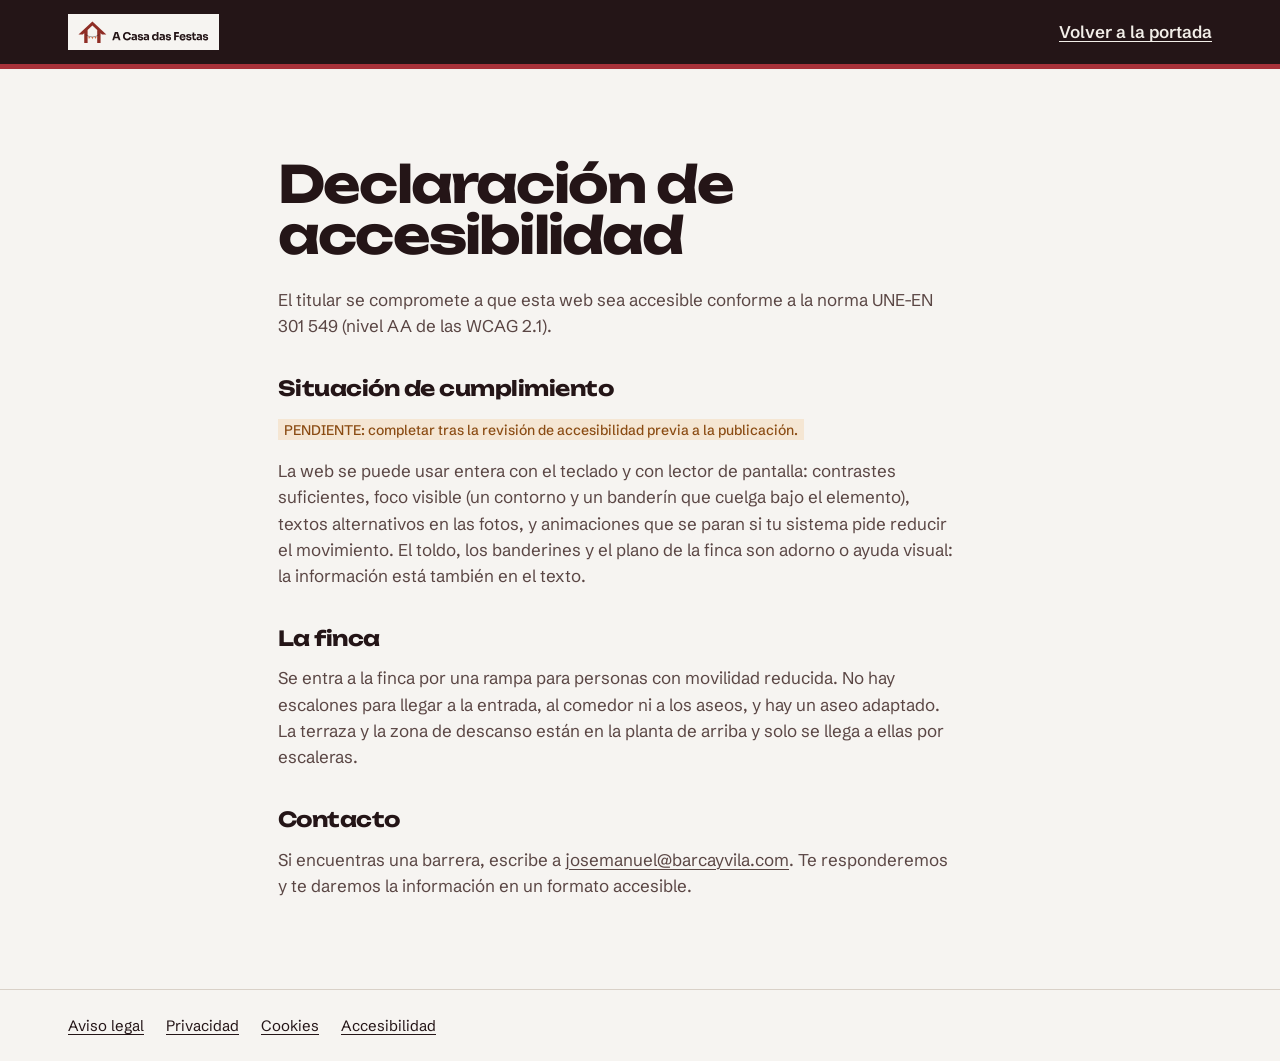
<file: accesibilidad.html>
<!DOCTYPE html>
<html lang="es">
<head>
<meta charset="utf-8">
<meta name="robots" content="noindex, nofollow">
<meta name="viewport" content="width=device-width, initial-scale=1">
<title>Declaración de accesibilidad · A Casa das Festas</title>
<meta name="theme-color" content="#241517">
<link rel="preconnect" href="https://fonts.googleapis.com">
<link rel="preconnect" href="https://fonts.gstatic.com" crossorigin>
<link rel="stylesheet" href="https://fonts.googleapis.com/css2?family=Schibsted+Grotesk:wght@400..700&family=Unbounded:wght@500..800&display=swap">
<link rel="stylesheet" href="css/sistema.css?v=338ae664">
<link rel="stylesheet" href="css/legal.css?v=f69eaa29">
<link rel="icon" href="assets/favicon.svg" type="image/svg+xml">
</head>
<body>
<header class="legal-cab">
  <div class="env">
    <a class="legal-cab__logo" href="./" aria-label="A Casa das Festas, a la portada"><img src="assets/logo-horizontal.svg" alt="" width="546" height="100"></a>
    <a href="./">Volver a la portada</a>
  </div>
</header>
<main class="legal">
  <div class="env">
    <h1>Declaración de accesibilidad</h1>

<p>El titular se compromete a que esta web sea accesible conforme a la norma UNE-EN 301 549 (nivel AA de las WCAG 2.1).</p>
<h2>Situación de cumplimiento</h2>
<p><span class="pend">PENDIENTE: completar tras la revisión de accesibilidad previa a la publicación.</span></p>
<p>La web se puede usar entera con el teclado y con lector de pantalla: contrastes suficientes, foco visible (un contorno y un banderín que cuelga bajo el elemento), textos alternativos en las fotos, y animaciones que se paran si tu sistema pide reducir el movimiento. El toldo, los banderines y el plano de la finca son adorno o ayuda visual: la información está también en el texto.</p>
<h2>La finca</h2>
<p>Se entra a la finca por una rampa para personas con movilidad reducida. No hay escalones para llegar a la entrada, al comedor ni a los aseos, y hay un aseo adaptado. La terraza y la zona de descanso están en la planta de arriba y solo se llega a ellas por escaleras.</p>
<h2>Contacto</h2>
<p>Si encuentras una barrera, escribe a <a href="mailto:josemanuel@barcayvila.com">josemanuel@barcayvila.com</a>. Te responderemos y te daremos la información en un formato accesible.</p>
  </div>
</main>
<footer class="legal-pie">
  <div class="env">
    <a href="aviso-legal.html">Aviso legal</a>
    <a href="privacidad.html">Privacidad</a>
    <a href="cookies.html">Cookies</a>
    <a href="accesibilidad.html">Accesibilidad</a>
  </div>
</footer>
</body>
</html>
</file>
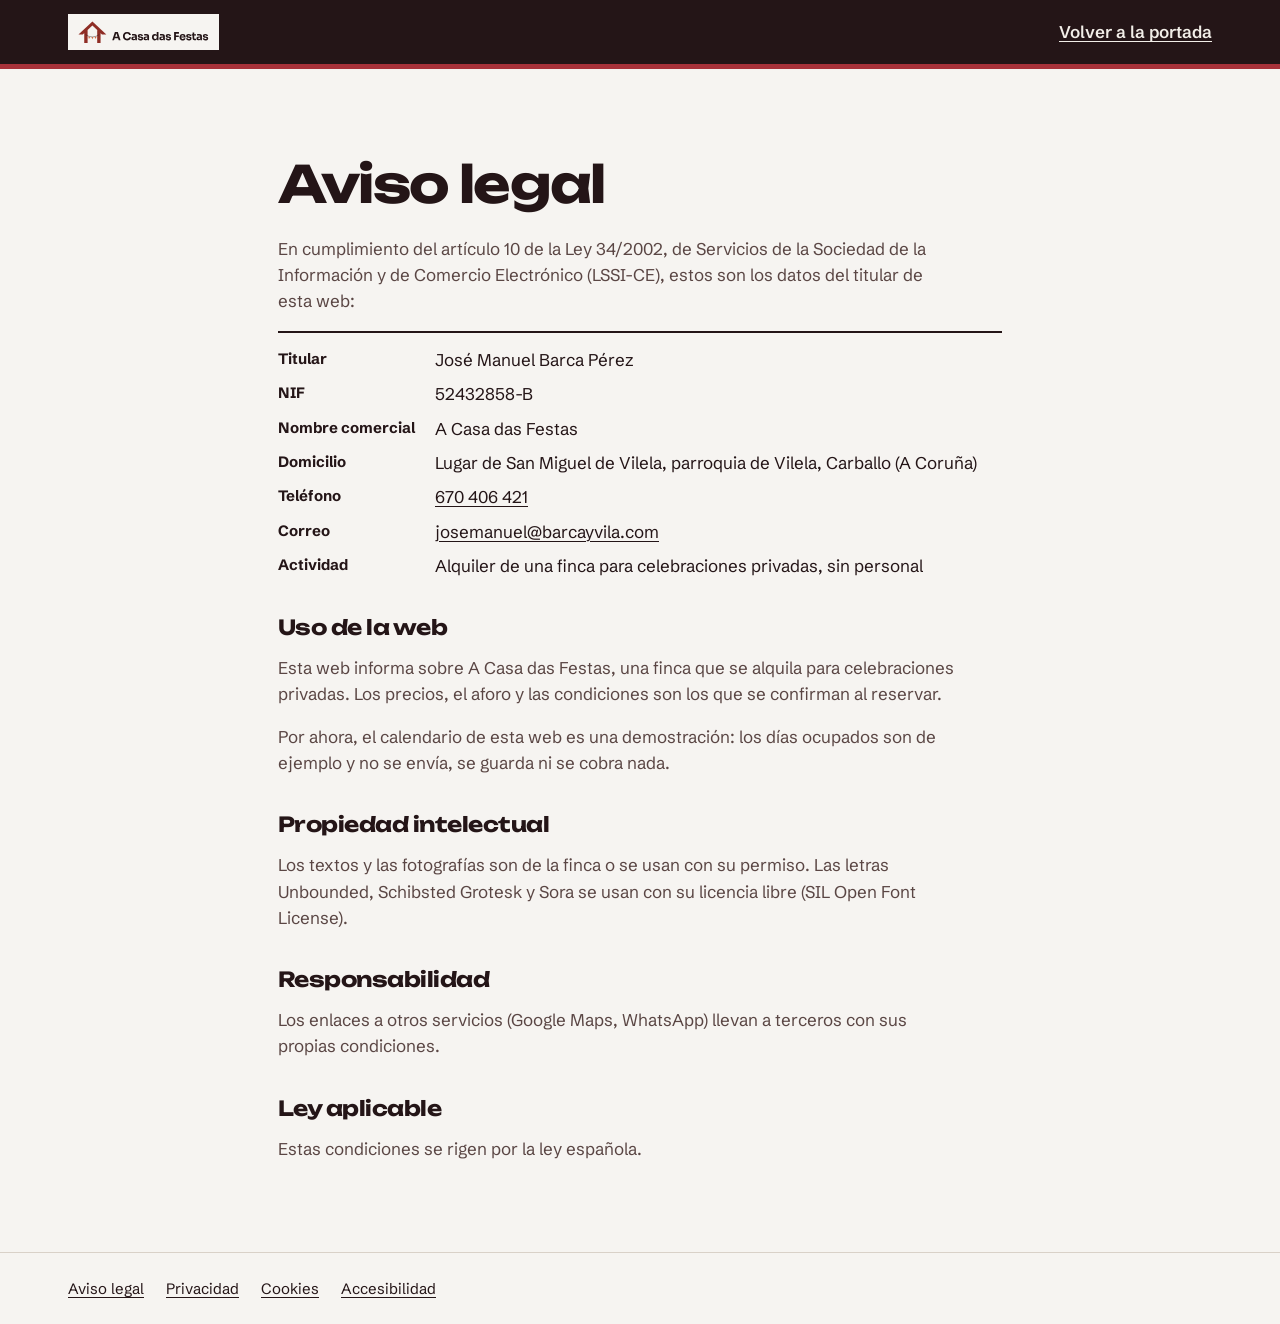
<file: aviso-legal.html>
<!DOCTYPE html>
<html lang="es">
<head>
<meta charset="utf-8">
<meta name="robots" content="noindex, nofollow">
<meta name="viewport" content="width=device-width, initial-scale=1">
<title>Aviso legal · A Casa das Festas</title>
<meta name="theme-color" content="#241517">
<link rel="preconnect" href="https://fonts.googleapis.com">
<link rel="preconnect" href="https://fonts.gstatic.com" crossorigin>
<link rel="stylesheet" href="https://fonts.googleapis.com/css2?family=Schibsted+Grotesk:wght@400..700&family=Unbounded:wght@500..800&display=swap">
<link rel="stylesheet" href="css/sistema.css?v=338ae664">
<link rel="stylesheet" href="css/legal.css?v=f69eaa29">
<link rel="icon" href="assets/favicon.svg" type="image/svg+xml">
</head>
<body>
<header class="legal-cab">
  <div class="env">
    <a class="legal-cab__logo" href="./" aria-label="A Casa das Festas, a la portada"><img src="assets/logo-horizontal.svg" alt="" width="546" height="100"></a>
    <a href="./">Volver a la portada</a>
  </div>
</header>
<main class="legal">
  <div class="env">
    <h1>Aviso legal</h1>

<p>En cumplimiento del artículo 10 de la Ley 34/2002, de Servicios de la Sociedad de la Información y de Comercio Electrónico (LSSI-CE), estos son los datos del titular de esta web:</p>
<dl class="legal__dl">
  <dt>Titular</dt><dd>José Manuel Barca Pérez</dd>
  <dt>NIF</dt><dd>52432858-B</dd>
  <dt>Nombre comercial</dt><dd>A Casa das Festas</dd>
  <dt>Domicilio</dt><dd>Lugar de San Miguel de Vilela, parroquia de Vilela, Carballo (A Coruña)</dd>
  <dt>Teléfono</dt><dd><a href="tel:+34670406421">670 406 421</a></dd>
  <dt>Correo</dt><dd><a href="mailto:josemanuel@barcayvila.com">josemanuel@barcayvila.com</a></dd>
  <dt>Actividad</dt><dd>Alquiler de una finca para celebraciones privadas, sin personal</dd>
</dl>
<h2>Uso de la web</h2>
<p>Esta web informa sobre A Casa das Festas, una finca que se alquila para celebraciones privadas. Los precios, el aforo y las condiciones son los que se confirman al reservar.</p>
<p>Por ahora, el calendario de esta web es una demostración: los días ocupados son de ejemplo y no se envía, se guarda ni se cobra nada.</p>
<h2>Propiedad intelectual</h2>
<p>Los textos y las fotografías son de la finca o se usan con su permiso. Las letras Unbounded, Schibsted Grotesk y Sora se usan con su licencia libre (SIL Open Font License).</p>
<h2>Responsabilidad</h2>
<p>Los enlaces a otros servicios (Google Maps, WhatsApp) llevan a terceros con sus propias condiciones.</p>
<h2>Ley aplicable</h2>
<p>Estas condiciones se rigen por la ley española.</p>
  </div>
</main>
<footer class="legal-pie">
  <div class="env">
    <a href="aviso-legal.html">Aviso legal</a>
    <a href="privacidad.html">Privacidad</a>
    <a href="cookies.html">Cookies</a>
    <a href="accesibilidad.html">Accesibilidad</a>
  </div>
</footer>
</body>
</html>
</file>
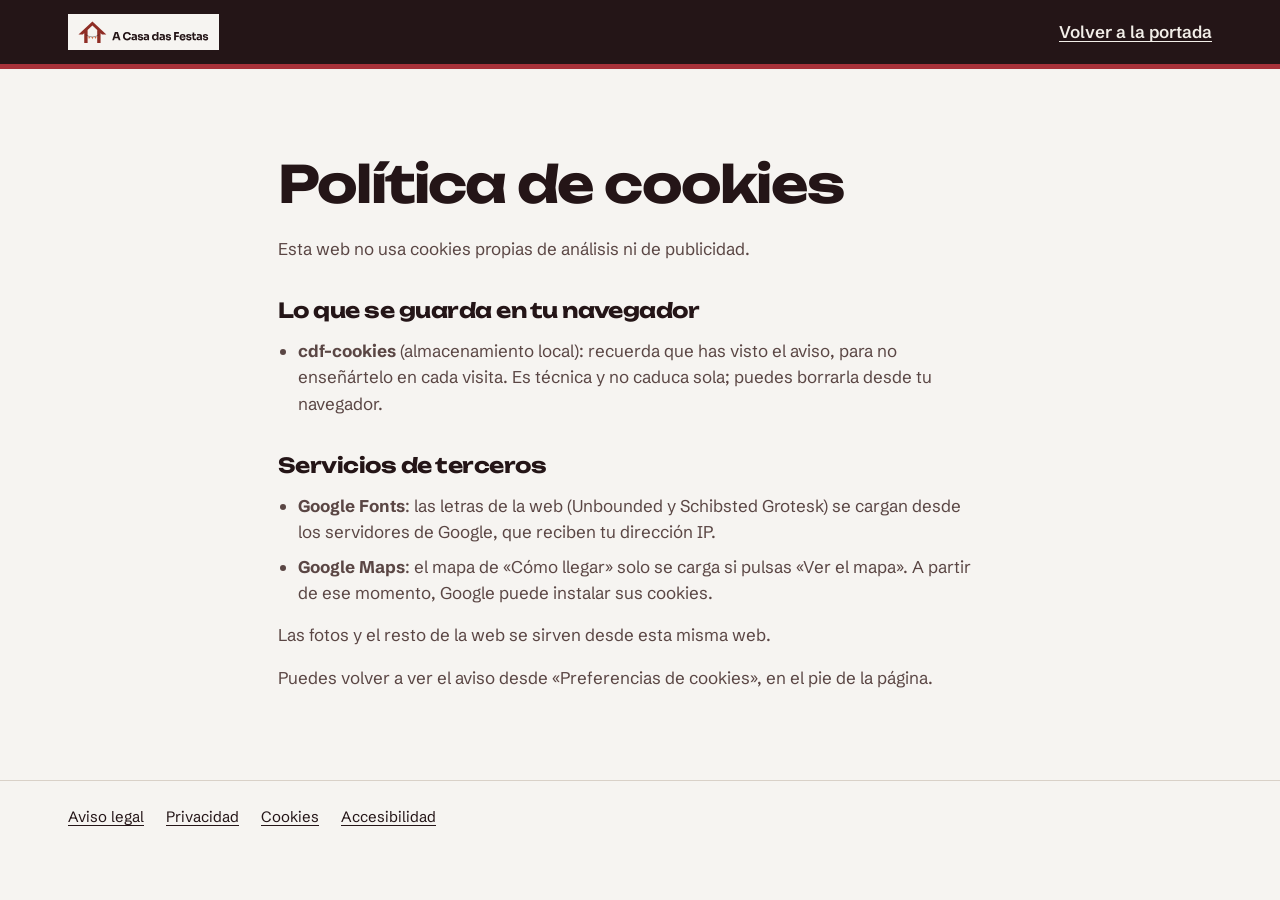
<file: cookies.html>
<!DOCTYPE html>
<html lang="es">
<head>
<meta charset="utf-8">
<meta name="robots" content="noindex, nofollow">
<meta name="viewport" content="width=device-width, initial-scale=1">
<title>Política de cookies · A Casa das Festas</title>
<meta name="theme-color" content="#241517">
<link rel="preconnect" href="https://fonts.googleapis.com">
<link rel="preconnect" href="https://fonts.gstatic.com" crossorigin>
<link rel="stylesheet" href="https://fonts.googleapis.com/css2?family=Schibsted+Grotesk:wght@400..700&family=Unbounded:wght@500..800&display=swap">
<link rel="stylesheet" href="css/sistema.css?v=338ae664">
<link rel="stylesheet" href="css/legal.css?v=f69eaa29">
<link rel="icon" href="assets/favicon.svg" type="image/svg+xml">
</head>
<body>
<header class="legal-cab">
  <div class="env">
    <a class="legal-cab__logo" href="./" aria-label="A Casa das Festas, a la portada"><img src="assets/logo-horizontal.svg" alt="" width="546" height="100"></a>
    <a href="./">Volver a la portada</a>
  </div>
</header>
<main class="legal">
  <div class="env">
    <h1>Política de cookies</h1>

<p>Esta web no usa cookies propias de análisis ni de publicidad.</p>
<h2>Lo que se guarda en tu navegador</h2>
<ul>
  <li><b>cdf-cookies</b> (almacenamiento local): recuerda que has visto el aviso, para no enseñártelo en cada visita. Es técnica y no caduca sola; puedes borrarla desde tu navegador.</li>
</ul>
<h2>Servicios de terceros</h2>
<ul>
  <li><b>Google Fonts</b>: las letras de la web (Unbounded y Schibsted Grotesk) se cargan desde los servidores de Google, que reciben tu dirección IP.</li>
  <li><b>Google Maps</b>: el mapa de «Cómo llegar» solo se carga si pulsas «Ver el mapa». A partir de ese momento, Google puede instalar sus cookies.</li>
</ul>
<p>Las fotos y el resto de la web se sirven desde esta misma web.</p>
<p>Puedes volver a ver el aviso desde «Preferencias de cookies», en el pie de la página.</p>
  </div>
</main>
<footer class="legal-pie">
  <div class="env">
    <a href="aviso-legal.html">Aviso legal</a>
    <a href="privacidad.html">Privacidad</a>
    <a href="cookies.html">Cookies</a>
    <a href="accesibilidad.html">Accesibilidad</a>
  </div>
</footer>
</body>
</html>
</file>
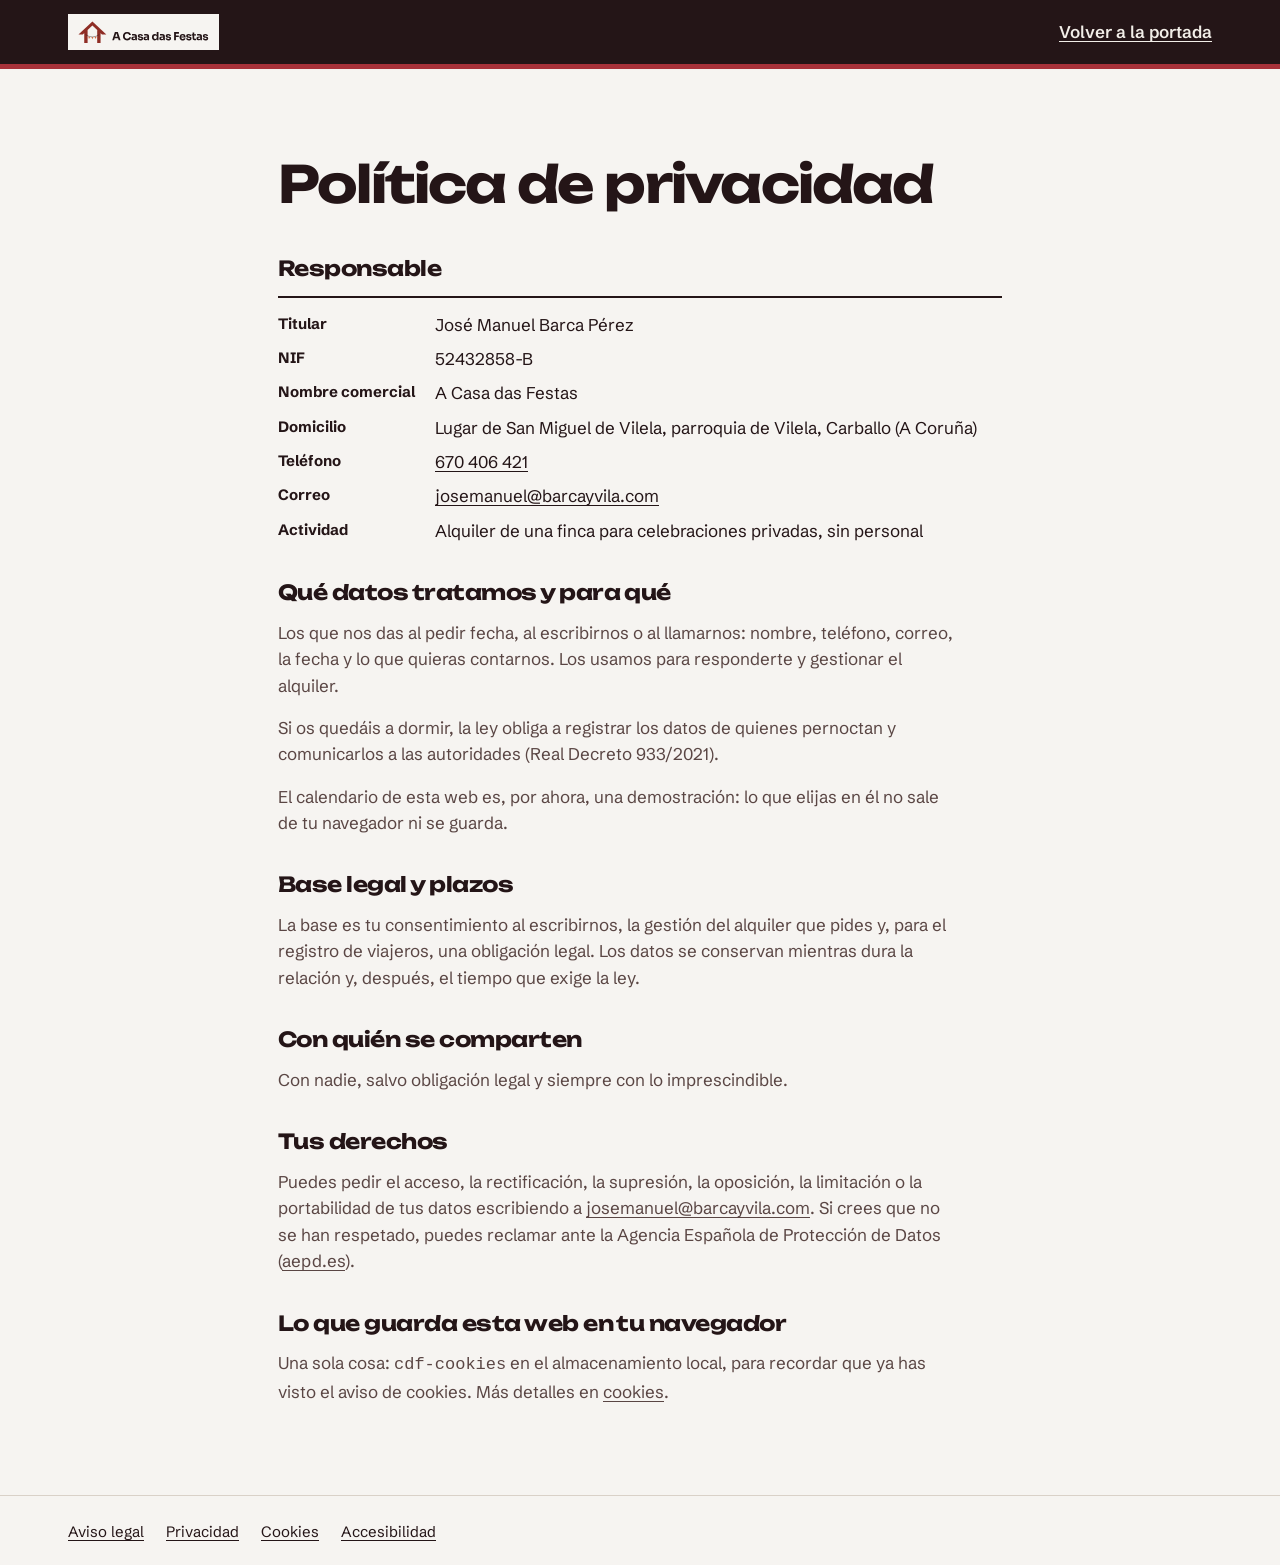
<file: privacidad.html>
<!DOCTYPE html>
<html lang="es">
<head>
<meta charset="utf-8">
<meta name="robots" content="noindex, nofollow">
<meta name="viewport" content="width=device-width, initial-scale=1">
<title>Política de privacidad · A Casa das Festas</title>
<meta name="theme-color" content="#241517">
<link rel="preconnect" href="https://fonts.googleapis.com">
<link rel="preconnect" href="https://fonts.gstatic.com" crossorigin>
<link rel="stylesheet" href="https://fonts.googleapis.com/css2?family=Schibsted+Grotesk:wght@400..700&family=Unbounded:wght@500..800&display=swap">
<link rel="stylesheet" href="css/sistema.css?v=338ae664">
<link rel="stylesheet" href="css/legal.css?v=f69eaa29">
<link rel="icon" href="assets/favicon.svg" type="image/svg+xml">
</head>
<body>
<header class="legal-cab">
  <div class="env">
    <a class="legal-cab__logo" href="./" aria-label="A Casa das Festas, a la portada"><img src="assets/logo-horizontal.svg" alt="" width="546" height="100"></a>
    <a href="./">Volver a la portada</a>
  </div>
</header>
<main class="legal">
  <div class="env">
    <h1>Política de privacidad</h1>

<h2>Responsable</h2>
<dl class="legal__dl">
  <dt>Titular</dt><dd>José Manuel Barca Pérez</dd>
  <dt>NIF</dt><dd>52432858-B</dd>
  <dt>Nombre comercial</dt><dd>A Casa das Festas</dd>
  <dt>Domicilio</dt><dd>Lugar de San Miguel de Vilela, parroquia de Vilela, Carballo (A Coruña)</dd>
  <dt>Teléfono</dt><dd><a href="tel:+34670406421">670 406 421</a></dd>
  <dt>Correo</dt><dd><a href="mailto:josemanuel@barcayvila.com">josemanuel@barcayvila.com</a></dd>
  <dt>Actividad</dt><dd>Alquiler de una finca para celebraciones privadas, sin personal</dd>
</dl>
<h2>Qué datos tratamos y para qué</h2>
<p>Los que nos das al pedir fecha, al escribirnos o al llamarnos: nombre, teléfono, correo, la fecha y lo que quieras contarnos. Los usamos para responderte y gestionar el alquiler.</p>
<p>Si os quedáis a dormir, la ley obliga a registrar los datos de quienes pernoctan y comunicarlos a las autoridades (Real Decreto 933/2021).</p>
<p>El calendario de esta web es, por ahora, una demostración: lo que elijas en él no sale de tu navegador ni se guarda.</p>
<h2>Base legal y plazos</h2>
<p>La base es tu consentimiento al escribirnos, la gestión del alquiler que pides y, para el registro de viajeros, una obligación legal. Los datos se conservan mientras dura la relación y, después, el tiempo que exige la ley.</p>
<h2>Con quién se comparten</h2>
<p>Con nadie, salvo obligación legal y siempre con lo imprescindible.</p>
<h2>Tus derechos</h2>
<p>Puedes pedir el acceso, la rectificación, la supresión, la oposición, la limitación o la portabilidad de tus datos escribiendo a <a href="mailto:josemanuel@barcayvila.com">josemanuel@barcayvila.com</a>. Si crees que no se han respetado, puedes reclamar ante la Agencia Española de Protección de Datos (<a href="https://www.aepd.es">aepd.es</a>).</p>
<h2>Lo que guarda esta web en tu navegador</h2>
<p>Una sola cosa: <code>cdf-cookies</code> en el almacenamiento local, para recordar que ya has visto el aviso de cookies. Más detalles en <a href="cookies.html">cookies</a>.</p>
  </div>
</main>
<footer class="legal-pie">
  <div class="env">
    <a href="aviso-legal.html">Aviso legal</a>
    <a href="privacidad.html">Privacidad</a>
    <a href="cookies.html">Cookies</a>
    <a href="accesibilidad.html">Accesibilidad</a>
  </div>
</footer>
</body>
</html>
</file>
<file: css/sistema.css>
/* =====================================================================
   A Casa das Festas · sistema común («El toldo», boceto B)
   Variables, base, letra, botones, secciones y foco. Lo leen TODOS los
   módulos (plano.css, dia.css, web.css). Nadie lo redefine: si un módulo
   necesita un color, usa estas variables.
   Forma: todo en ángulo recto (radio 0). Un solo tema, claro.
   ===================================================================== */

:root{
  /* rayas del toldo (la pared de la galería) */
  --rojo:#A8323A;          /* raya roja, botones principales */
  --rojo-hover:#B83B44;
  --rojo-os:#7E2029;       /* riel del toldo, rojo para texto pequeño sobre claro */
  --blanco:#F2EEE8;        /* raya blanca */
  /* fondos */
  --papel:#F6F4F1;         /* fondo general: blanco roto, frío, sin crema */
  --papel-2:#ECE7E1;       /* superficies hundidas, hover */
  --linea:#D9D1C8;         /* filetes y bordes */
  /* tinta */
  --tinta:#241517;         /* tinta granate: texto, cabecera, pie */
  --tinta-2:#5A4644;       /* texto secundario (7:1 sobre --papel) */
  --tinta-3:#77615E;       /* notas pequeñas (4.9:1 sobre --papel) */
  /* detalles: SOLO banderines, chips y algún acento pequeño */
  --verde:#2E5A33;         /* verde de la barra */
  --eucalipto:#6E8A7A;
  --bambu:#C9A26A;
  --teja:#CF6A3F;
  --granate:#8F2D25;       /* fachada (logo) */
  /* lo que falta del dueño: [aforo], [precio]… */
  --pendiente:#8A4B12;
  --pendiente-fondo:#F5E6D3;

  /* letra */
  --f-tit:"Unbounded",system-ui,sans-serif;
  --f-txt:"Schibsted Grotesk",system-ui,-apple-system,"Segoe UI",sans-serif;
  --t-xs:.8125rem;  /* 13 */
  --t-s:.9375rem;   /* 15 */
  --t-m:1.0625rem;  /* 17, texto */
  --t-l:1.25rem;
  --t-h3:clamp(1.15rem,1rem + .6vw,1.45rem);
  --t-h2:clamp(1.75rem,1.2rem + 2.4vw,3.1rem);
  --t-h1:clamp(2.35rem,1.4rem + 4.6vw,5.4rem);

  /* espacio y medidas */
  --ancho:1240px;
  --margen:clamp(16px,4vw,48px);
  --sec:clamp(72px,10vw,140px);   /* aire vertical entre secciones */
  --cab:64px;                     /* alto de la cabecera */
  --ease:cubic-bezier(.16,1,.3,1);
  --rebote:cubic-bezier(.22,1.28,.36,1);

  /* capas (no se inventan otras) */
  --z-toldo:5; --z-cab:20; --z-menu:30; --z-cookies:40; --z-mando:45; --z-foco:50;

  color-scheme:light;
}

*,*::before,*::after{box-sizing:border-box}
html{-webkit-text-size-adjust:100%;text-size-adjust:100%;scroll-padding-top:calc(var(--cab) + 12px)}
@media (prefers-reduced-motion:no-preference){ html{scroll-behavior:smooth} }
body{margin:0;background:var(--papel);color:var(--tinta);font:400 var(--t-m)/1.55 var(--f-txt);-webkit-font-smoothing:antialiased;overflow-x:clip}
img,svg,picture,video{display:block;max-width:100%}
img{height:auto}
h1,h2,h3,h4,h5,p,ul,ol,dl,dd,figure,blockquote{margin:0}
ul[class],ol[class]{list-style:none;padding:0}
a{color:inherit;text-underline-offset:.18em;text-decoration-thickness:1px}
a:hover{text-decoration-thickness:2px}
button,input,select,textarea{font:inherit;color:inherit}
button{cursor:pointer}
button:disabled{cursor:default}
[hidden]{display:none!important}
::selection{background:var(--rojo);color:#fff}

/* ---------- letra ---------- */
.tit-1,.tit-2,.tit-3,h1,h2,h3{font-family:var(--f-tit);font-weight:700;letter-spacing:-.025em;line-height:1.05;text-wrap:balance}
h1,.tit-1{font-size:var(--t-h1);line-height:1;letter-spacing:-.035em}
h2,.tit-2{font-size:var(--t-h2)}
h3,.tit-3{font-size:var(--t-h3);letter-spacing:-.015em;line-height:1.15}
.entradilla{font-size:var(--t-l);line-height:1.5;color:var(--tinta-2);max-width:58ch}
.nota{font-size:var(--t-xs);line-height:1.5;color:var(--tinta-3)}
.sr{position:absolute!important;width:1px;height:1px;margin:-1px;padding:0;overflow:hidden;clip:rect(0 0 0 0);white-space:nowrap;border:0}

/* lo que no se sabe todavía: siempre así, nunca inventado */
.pend{font:500 .82em/1.3 var(--f-txt);color:var(--pendiente);background:var(--pendiente-fondo);padding:.12em .42em;white-space:nowrap;letter-spacing:0}

/* ---------- maqueta ---------- */
.env{width:100%;max-width:var(--ancho);margin-inline:auto;padding-inline:var(--margen)}
.sec{padding-block:var(--sec);position:relative}
.sec-cab{display:grid;gap:18px;margin-bottom:clamp(32px,5vw,64px);max-width:68ch}

/* ---------- botones (rectos, sin radio) ---------- */
.btn{display:inline-flex;align-items:center;justify-content:center;gap:.6em;min-height:48px;padding:.85em 1.4em;border:2px solid var(--rojo);background:var(--rojo);color:#fff;font:700 var(--t-s)/1 var(--f-txt);letter-spacing:.01em;text-decoration:none;white-space:nowrap;border-radius:0;transition:background-color .18s,border-color .18s,color .18s,transform .12s var(--ease)}
.btn:hover{background:var(--rojo-hover);border-color:var(--rojo-hover);text-decoration:none}
.btn:active{transform:translateY(1px)}
.btn--hueco{background:transparent;color:var(--tinta);border-color:var(--tinta)}
.btn--hueco:hover{background:var(--tinta);border-color:var(--tinta);color:var(--papel)}
.btn--claro{background:var(--papel);border-color:var(--papel);color:var(--tinta)}
.btn--claro:hover{background:#fff;border-color:#fff}
.btn:disabled{opacity:.4;pointer-events:none}

/* botones de opción (Arma tu fiesta, calendario, plano…) */
.op{border:1.5px solid var(--tinta);background:transparent;color:var(--tinta);font:600 var(--t-s)/1.15 var(--f-txt);padding:10px 14px;min-height:44px;border-radius:0;text-align:left;transition:background-color .18s,color .18s,border-color .18s,transform .12s}
.op:hover{background:var(--papel-2)}
.op:active{transform:translateY(1px)}
.op[aria-pressed="true"],.op[aria-selected="true"]{background:var(--rojo);border-color:var(--rojo);color:#fff}

/* ---------- foco ----------
   Contorno de 2 px en tinta + un banderín que cuelga bajo el elemento
   (lo pone js/base.js: #foco-banderin). Sobre fondos oscuros, .sobre-oscuro. */
:focus{outline:none}
:focus-visible{outline:2px solid var(--tinta);outline-offset:3px}
.sobre-oscuro :focus-visible,.sobre-oscuro:focus-visible{outline-color:var(--blanco)}
#foco-banderin{position:absolute;left:0;top:0;width:16px;height:20px;pointer-events:none;z-index:var(--z-foco);opacity:0;transform-origin:50% 0;transition:opacity .15s}
#foco-banderin.visto{opacity:1}

/* ---------- fotos ---------- */
.foto{position:relative;overflow:hidden;background:var(--papel-2)}
.foto img{width:100%;height:100%;object-fit:cover}

@media (prefers-reduced-motion:reduce){
  *,*::before,*::after{animation-duration:.01ms!important;animation-iteration-count:1!important;transition-duration:.01ms!important}
}
</file>
<file: css/web.css>
/* =====================================================================
   A Casa das Festas · la página (todo menos los módulos plano y dia)
   Depende de css/sistema.css.
   ===================================================================== */

.saltar{position:absolute;left:12px;top:-60px;z-index:calc(var(--z-foco) + 1);background:var(--tinta);color:var(--blanco);padding:10px 14px;font-weight:600}
.saltar:focus{top:12px}

/* ---------- cabecera ---------- */
.cab{position:fixed;inset:0 0 auto 0;height:var(--cab);z-index:var(--z-cab);background:var(--tinta);color:var(--blanco)}
.cab__fila{height:100%;display:flex;align-items:center;gap:clamp(14px,2.2vw,32px);padding-inline:var(--margen);max-width:1480px;margin-inline:auto}
.cab__logo{display:block;flex:none;color:var(--blanco)}
.logo-h{height:30px;width:auto}
.cab__menu{display:flex;gap:clamp(14px,1.8vw,28px);margin-left:auto}
.cab__menu a{font:500 var(--t-s)/1 var(--f-txt);color:var(--blanco);text-decoration:none;padding:10px 0;border-bottom:2px solid transparent;opacity:.88;white-space:nowrap}
.cab__menu a:hover{opacity:1;border-bottom-color:var(--rojo)}
.cab__cta{min-height:42px;padding:.7em 1.15em;flex:none}
.cab__abrir{display:none;width:44px;height:44px;border:0;background:transparent;color:var(--blanco);position:relative;flex:none}
.cab__abrir i,.cab__abrir i::before,.cab__abrir i::after{position:absolute;left:11px;width:22px;height:2px;background:currentColor;transition:transform .25s var(--ease),opacity .2s}
.cab__abrir i{top:21px}
.cab__abrir i::before,.cab__abrir i::after{content:"";left:0}
.cab__abrir i::before{top:-7px}
.cab__abrir i::after{top:7px}
.cab__abrir[aria-expanded="true"] i{background:transparent}
.cab__abrir[aria-expanded="true"] i::before{transform:translateY(7px) rotate(45deg);background:var(--blanco)}
.cab__abrir[aria-expanded="true"] i::after{transform:translateY(-7px) rotate(-45deg);background:var(--blanco)}

@media (max-width:1180px){
  .cab__abrir{display:block}
  .cab__cta{margin-left:auto}
  .cab__menu{position:fixed;left:0;right:0;top:var(--cab);height:calc(100dvh - var(--cab));z-index:var(--z-menu);background:var(--tinta);
    flex-direction:column;gap:0;margin:0;padding:12px var(--margen) 40px;overflow-y:auto;visibility:hidden;opacity:0;transform:translateY(-8px);transition:opacity .22s,transform .3s var(--ease),visibility 0s .3s}
  .cab__menu.abierto{visibility:visible;opacity:1;transform:none;transition:opacity .22s,transform .3s var(--ease)}
  .cab__menu a{font:600 clamp(1.3rem,5vw,1.7rem)/1.1 var(--f-tit);letter-spacing:-.02em;padding:18px 0;border-bottom:1px solid rgb(242 238 232 / .14);opacity:1}
}
@media (max-width:520px){
  .logo-h{height:24px}
  .cab__cta{padding:.6em .9em;min-height:40px;font-size:.875rem}
  .cab__fila{gap:10px}
}
@media (max-width:370px){ .logo-h{height:20px} }

/* ---------- 1. portada ---------- */
.portada{position:relative;min-height:100svh;display:grid;align-content:end;padding-top:calc(var(--cab) + 150px);background:var(--tinta);color:#fff;isolation:isolate;touch-action:pan-y}
.portada__foto{position:absolute;inset:0;z-index:-2}
.portada__foto img{width:100%;height:100%;object-fit:cover;object-position:50% 58%}
.portada::after{content:"";position:absolute;inset:0;z-index:-1;pointer-events:none;
  background:
    linear-gradient(0deg,rgb(36 21 23 / .78) 0%,rgb(36 21 23 / .42) 30%,transparent 55%),
    linear-gradient(90deg,rgb(36 21 23 / .5) 0%,transparent 48%),
    linear-gradient(180deg,rgb(36 21 23 / .3),transparent 22%)}
.portada__deco{position:absolute;left:0;right:0;top:var(--cab);z-index:var(--z-toldo)}
.toldo{width:100%;height:auto;overflow:visible;filter:drop-shadow(0 3px 3px rgb(36 21 23 / .32))}
.guirnalda{position:absolute;left:0;top:0;width:100%;height:auto;overflow:visible}
.portada__texto{position:relative;padding-bottom:clamp(36px,7vh,84px);display:grid;gap:clamp(16px,2.2vw,24px);justify-items:start}
.portada h1{color:#fff;max-width:11.5ch;text-shadow:0 2px 24px rgb(36 21 23 / .35)}
.portada h1 em{font-style:normal;background:var(--rojo);padding:0 .14em .04em;-webkit-box-decoration-break:clone;box-decoration-break:clone;text-shadow:none}
.portada__sub{font-size:var(--t-l);line-height:1.45;max-width:40ch;color:rgb(255 255 255 / .94);text-shadow:0 1px 14px rgb(36 21 23 / .5)}
.portada__btns{display:flex;flex-wrap:wrap;gap:12px}
.portada .btn:focus-visible{outline-color:#fff}

@media (max-width:760px){
  /* en vertical, la foto arriba y el texto sobre la tinta: la casa no queda debajo del titular */
  .portada{padding-top:0;align-content:start}
  .portada__foto{position:relative;inset:auto;height:clamp(380px,62svh,560px);z-index:0}
  .portada__foto img{object-position:63% 50%}
  .portada::after{inset:0 0 auto 0;height:clamp(380px,62svh,560px);z-index:1;
    background:linear-gradient(0deg,var(--tinta) 0%,rgb(36 21 23 / .55) 16%,transparent 38%),linear-gradient(180deg,rgb(36 21 23 / .3),transparent 26%)}
  .portada__texto{z-index:2;margin-top:-64px;padding-bottom:40px}
  .portada__btns .btn{flex:1 1 auto}
}

/* ---------- títulos de sección: guirnalda pequeña (Verbena) o dato (Sobria) ---------- */
.guir-sec{height:34px;width:150px;margin-top:-4px}
.guir-sec svg{width:100%;height:100%;overflow:visible}
.dato-sec{display:none;font:600 var(--t-s)/1.4 var(--f-txt);color:var(--rojo-os);border-left:3px solid var(--rojo);padding-left:12px}
.densidad-sobria .guir-sec{display:none}
.densidad-sobria .dato-sec{display:block}

/* ---------- 3. Arma tu fiesta ---------- */
.arma{background:#fff;border-block:1px solid var(--linea)}
.arma__cuerpo{display:grid;grid-template-columns:minmax(260px,360px) minmax(0,1fr);gap:clamp(28px,4vw,64px)}
.arma__preg{display:grid;gap:26px;align-content:start;min-width:0}
.arma__guir{width:100%;max-width:300px;height:auto;overflow:visible}
.arma__grupo{display:grid;gap:10px}
.arma__grupo h3{font-size:1.05rem}
.arma__ops{display:flex;flex-wrap:wrap;gap:8px}
.arma__res{display:grid;gap:16px;align-content:start;min-width:0}
.arma__sum{font:600 clamp(1.05rem,1rem + .4vw,1.25rem)/1.4 var(--f-txt);max-width:60ch}
.arma__aviso{font:500 var(--t-s)/1.45 var(--f-txt);color:var(--rojo-os);background:#F6E6E3;padding:10px 14px;border-left:4px solid var(--rojo);max-width:70ch}
.arma__lista{display:grid;grid-template-columns:repeat(6,minmax(0,1fr));gap:14px}
.arma__lista:empty{display:none}
.arma__esp{grid-column:span 2;display:grid;grid-template-rows:auto 1fr;background:var(--papel);border:1px solid var(--linea);min-width:0}
.arma__esp.s3{grid-column:span 3}
.arma__esp .foto{aspect-ratio:4/3}
.arma__esp.s3 .foto{aspect-ratio:16/10}
.arma__et{padding:12px 14px 16px;display:grid;gap:6px;align-content:start}
.arma__et h4{font:700 1.02rem/1.15 var(--f-tit);letter-spacing:-.015em}
.arma__et p{font-size:var(--t-s);line-height:1.45;color:var(--tinta-2)}
.arma__et .pend{justify-self:start;margin-top:2px}
.arma__esp.dor{border-color:var(--verde)}
.arma__esp.dor h4{color:var(--verde)}
.arma__pie{display:flex;flex-wrap:wrap;align-items:center;gap:12px 22px;margin-top:4px}
.arma__pie .nota{max-width:46ch}
@media (max-width:900px){ .arma__cuerpo{grid-template-columns:minmax(0,1fr)} }
@media (max-width:640px){
  .arma__lista{grid-template-columns:minmax(0,1fr)}
  .arma__esp,.arma__esp.s3{grid-column:auto}
  .arma__esp .foto,.arma__esp.s3 .foto{aspect-ratio:16/10}
}
@media (max-width:420px){ .arma__ops .op{flex:1 1 100%} }

/* ---------- 5. cocina, comedor y vestuarios ---------- */
.cocina__rejilla{display:grid;grid-template-columns:repeat(12,minmax(0,1fr));gap:clamp(14px,2vw,24px)}
.cocina__f{display:grid;gap:10px;align-content:start;min-width:0}
.cocina__f figcaption{font-size:var(--t-s);line-height:1.4;color:var(--tinta-2)}
.cocina__f figcaption b{color:var(--tinta);font-weight:700}
.cocina__f--grande{grid-column:span 7}
.cocina__f--grande .foto{aspect-ratio:4/3}
.cocina__incluye{grid-column:span 5;background:#fff;border:1px solid var(--linea);padding:clamp(20px,2.6vw,32px);display:grid;gap:18px;align-content:start;position:relative}
.cocina__incluye::before{content:"";position:absolute;left:-1px;right:-1px;top:-1px;height:6px;background:repeating-linear-gradient(90deg,var(--rojo) 0 10px,var(--blanco) 10px 20px)}
.incluye{display:grid;gap:0}
.incluye div{display:grid;gap:4px;padding:12px 0;border-top:1px solid var(--linea)}
.incluye div:first-child{border-top:0;padding-top:0}
.incluye dt{font:700 var(--t-xs)/1.2 var(--f-txt);letter-spacing:.02em;color:var(--tinta-3)}
.incluye dd{margin:0;font-size:var(--t-m);line-height:1.45}
.cocina__f--comedor{grid-column:span 4}
.cocina__f--aseos{grid-column:span 3}
.cocina__f--vestuario{grid-column:span 3}
.cocina__f--ducha{grid-column:span 2}
.cocina__f--comedor .foto,.cocina__f--aseos .foto,.cocina__f--vestuario .foto,.cocina__f--ducha .foto{height:clamp(220px,22vw,300px)}
@media (max-width:899px){
  .cocina__rejilla{grid-template-columns:repeat(6,minmax(0,1fr))}
  .cocina__f--grande,.cocina__incluye,.cocina__f--comedor{grid-column:1/-1}
  .cocina__f--aseos,.cocina__f--vestuario,.cocina__f--ducha{grid-column:span 2}
}
@media (max-width:599px){
  .cocina__rejilla{grid-template-columns:repeat(2,minmax(0,1fr))}
  .cocina__f--aseos,.cocina__f--vestuario{grid-column:span 1}
  .cocina__f--ducha{grid-column:1/-1}
  .cocina__f--ducha .foto img{object-position:50% 40%}
  .cocina__f--comedor .foto{height:auto;aspect-ratio:16/10}
  .cocina__f--aseos .foto,.cocina__f--vestuario .foto{height:180px}
  .cocina__f--ducha .foto{height:220px}
}

/* ---------- 6. dormir ---------- */
.dormir{background:#fff;border-block:1px solid var(--linea)}
.dormir__pestanas{display:flex;gap:8px;margin-bottom:28px}
.dormir__panel{display:grid;grid-template-columns:minmax(0,7fr) minmax(0,5fr);gap:clamp(28px,4.5vw,72px);align-items:center}
.dormir__fotos{position:relative;padding-bottom:clamp(40px,7vw,96px)}
.dormir__f1{aspect-ratio:4/3}
.dormir__f2{position:absolute;right:clamp(-16px,-1vw,0px);bottom:0;width:46%;aspect-ratio:4/3;border:6px solid #fff;box-shadow:0 18px 40px -18px rgb(36 21 23 / .35)}
.dormir__f1 img,.dormir__f2 img{width:100%;height:100%;object-fit:cover}
.dormir__texto{display:grid;gap:22px;align-content:start}
.dormir__lead{font:600 clamp(1.15rem,1rem + .6vw,1.45rem)/1.35 var(--f-txt);max-width:34ch}
.dormir__ficha{display:grid;grid-template-columns:repeat(2,minmax(0,1fr));gap:20px 24px;border-top:2px solid var(--tinta);padding-top:20px}
.dormir__ficha div{display:grid;gap:6px;align-content:start}
.dormir__ficha dt{font:700 var(--t-xs)/1.2 var(--f-txt);color:var(--tinta-3);letter-spacing:.02em}
.dormir__ficha dd{margin:0;font:700 1.05rem/1.25 var(--f-tit);letter-spacing:-.015em}
.dormir__ficha dd .pend{font-family:var(--f-txt);font-size:.9rem}
@media (max-width:899px){
  .dormir__panel{grid-template-columns:minmax(0,1fr)}
  .dormir__f2{width:58%;right:0}
}

/* ---------- 7. pedir fecha ---------- */
.cita__caja{display:grid;grid-template-columns:minmax(0,1.25fr) minmax(0,1fr);gap:clamp(24px,4vw,56px);background:#fff;border:1px solid var(--linea);padding:clamp(18px,3vw,36px)}
.cita__modo{display:flex;gap:8px;margin-bottom:18px;flex-wrap:wrap}
.cita__nav{display:flex;align-items:center;justify-content:space-between;margin-bottom:12px}
.cita__nav b{font:700 1.15rem/1 var(--f-tit);letter-spacing:-.015em;text-transform:capitalize}
.cita__nav button{width:44px;height:44px;border:1.5px solid var(--tinta);background:transparent;display:grid;place-items:center;border-radius:0}
.cita__nav button:hover{background:var(--papel-2)}
.cita__nav button:disabled{opacity:.3}
.cita__nav svg{width:20px;height:20px;fill:none;stroke:currentColor;stroke-width:2;stroke-linecap:square}
.cita__dias{display:grid;grid-template-columns:repeat(7,minmax(0,1fr));gap:4px}
.cita__dias .dia-sem{font:700 .72rem/1 var(--f-txt);color:var(--tinta-3);text-align:center;padding:8px 0;letter-spacing:.06em}
.cita__dias button{aspect-ratio:1.1;min-height:40px;border:1px solid var(--linea);border-radius:0;background:var(--papel);color:var(--tinta);font:600 .95rem/1 var(--f-txt);font-variant-numeric:tabular-nums;position:relative;padding:0}
.cita__dias button:hover:not(:disabled){border-color:var(--tinta)}
.cita__dias button:disabled{background:transparent;border-color:transparent;color:var(--tinta-3);opacity:.6;text-decoration:line-through}
.cita__dias button.vacio{visibility:hidden}
.cita__dias button.finde::after{content:"";position:absolute;left:30%;right:30%;bottom:5px;height:2px;background:var(--rojo)}
.cita__dias button:disabled.finde::after{opacity:.4}
.cita__dias button.en-rango{background:#F3DCDA;border-color:#E4B9B6}
.cita__dias button.extremo{background:var(--rojo);border-color:var(--rojo);color:#fff}
.cita__dias button.extremo::after{background:#fff}
.cita__ley{display:flex;flex-wrap:wrap;gap:8px 18px;margin-top:14px;font-size:var(--t-xs);color:var(--tinta-2)}
.cita__ley span{display:flex;align-items:center;gap:7px}
.cita__ley i{width:14px;height:14px;background:var(--papel);border:1px solid var(--linea)}
.cita__ley i.l2{background:transparent;border:1px dashed var(--tinta-3)}
.cita__ley i.l3{background:var(--rojo);border-color:var(--rojo)}
.cita__ley i.l4{background:linear-gradient(var(--rojo),var(--rojo)) 50% 100%/8px 2px no-repeat,var(--papel)}
.cita__res{display:grid;gap:14px;align-content:start;min-width:0}
.cita__op{display:grid;gap:10px}
.cita__op label,.cita__etq{font:700 var(--t-xs)/1.2 var(--f-txt);color:var(--tinta-2);letter-spacing:.02em}
.cita__op select{width:100%;min-height:46px;padding:8px 12px;border:1.5px solid var(--tinta);border-radius:0;background:#fff;color:var(--tinta);font:500 var(--t-m)/1.2 var(--f-txt)}
.cita__fila{display:flex;flex-wrap:wrap;gap:8px}
.cita__check{display:flex!important;align-items:center;gap:10px;font:500 var(--t-m)/1.3 var(--f-txt)!important;color:var(--tinta)!important;letter-spacing:0!important;min-height:44px}
.cita__check span{color:var(--tinta-3);font-size:var(--t-s)}
.cita__check input{accent-color:var(--rojo);width:20px;height:20px;flex:none}
.cita__dl{display:grid;grid-template-columns:auto 1fr;gap:8px 16px;border-top:2px solid var(--tinta);padding-top:14px}
.cita__dl dt{color:var(--tinta-2);font-size:var(--t-s)}
.cita__dl dd{margin:0;text-align:right;font-weight:600;font-variant-numeric:tabular-nums}
.cita__msg{font-size:var(--t-s);color:var(--tinta-2);min-height:1.4em}
.cita__msg.ok{color:var(--verde);font-weight:600}
.cita__sim{font-size:var(--t-xs);line-height:1.5;color:var(--pendiente);background:var(--pendiente-fondo);padding:10px 12px}
@media (max-width:899px){ .cita__caja{grid-template-columns:minmax(0,1fr)} }
@media (max-width:400px){ .cita__dias{gap:2px} .cita__dias button{min-height:38px;font-size:.88rem} }

/* ---------- 8. cómo llegar ---------- */
.llegar__fila{display:grid;grid-template-columns:minmax(0,5fr) minmax(0,7fr);gap:clamp(28px,5vw,80px);align-items:center}
.llegar__texto{display:grid;gap:22px;align-content:start}
.llegar__donde{font-size:var(--t-l);line-height:1.5;color:var(--tinta-2);max-width:40ch}
.llegar__dl{display:grid;gap:0;border-top:2px solid var(--tinta)}
.llegar__dl div{display:grid;grid-template-columns:110px 1fr;gap:12px;padding:12px 0;border-bottom:1px solid var(--linea)}
.llegar__dl dt{font:700 var(--t-xs)/1.5 var(--f-txt);color:var(--tinta-3);letter-spacing:.02em}
.llegar__dl dd{margin:0}
.llegar__mapa{position:relative;aspect-ratio:16/10;background:var(--tinta);overflow:hidden}
.llegar__foto{position:absolute;inset:0}
.llegar__capa{position:absolute;inset:0;display:grid;place-content:center;justify-items:center;gap:12px;padding:20px;text-align:center;background:rgb(36 21 23 / .45);color:#fff}
.llegar__aviso{font-size:var(--t-s);max-width:36ch;text-shadow:0 1px 10px rgb(36 21 23 / .6)}
.llegar__mapa iframe{position:absolute;inset:0;width:100%;height:100%;border:0}
@media (max-width:899px){ .llegar__fila{grid-template-columns:minmax(0,1fr)} }
@media (max-width:520px){ .llegar__mapa{aspect-ratio:4/5} }

/* ---------- pie: la A completa ---------- */
.pie{background:var(--tinta);color:var(--blanco);padding-block:clamp(64px,9vw,120px) 28px}
.pie a{color:var(--blanco)}
.pie__marca{display:flex;justify-content:center;margin-bottom:clamp(40px,6vw,72px)}
.pie__a{width:clamp(130px,17vw,210px);height:auto;overflow:visible}
.pie__tejado{fill:var(--blanco)}
.pie__cuerda{fill:none;stroke:var(--blanco);stroke-opacity:.7;stroke-width:2.4;stroke-linecap:round}
.pie__bands path{transform-box:fill-box;transform-origin:50% 0}
.pie__bands path:nth-child(1){fill:var(--rojo)}
.pie__bands path:nth-child(2){fill:var(--teja)}
.pie__bands path:nth-child(3){fill:var(--bambu)}
.pie__cols{display:grid;grid-template-columns:minmax(0,1.3fr) minmax(0,1fr) minmax(0,1fr);gap:clamp(28px,4vw,56px);padding-bottom:40px;border-bottom:1px solid rgb(242 238 232 / .16)}
.pie__cols > div{display:grid;gap:12px;align-content:start}
.pie__cols p{color:rgb(242 238 232 / .82);max-width:42ch}
.pie__tit{font-size:1.05rem;color:var(--blanco)}
.pie__links{display:grid;gap:8px}
.pie__cols .btn{justify-self:start;margin-top:6px}
.pie .pend{background:rgb(245 230 211 / .14);color:#F1C79A}
.pie__legal{display:flex;flex-wrap:wrap;justify-content:space-between;gap:14px;padding-top:22px;font-size:var(--t-s);color:rgb(242 238 232 / .72)}
.pie__legal nav{display:flex;flex-wrap:wrap;gap:6px 20px}
.pie__legal button{background:none;border:0;padding:0;color:var(--blanco);text-decoration:underline;text-underline-offset:.18em;font-size:var(--t-s)}
@media (max-width:899px){ .pie__cols{grid-template-columns:minmax(0,1fr)} }

/* ---------- cookies ---------- */
.cookies{position:fixed;left:16px;bottom:16px;z-index:var(--z-cookies);max-width:min(560px,calc(100vw - 32px));background:var(--tinta);color:var(--blanco);padding:18px 20px;gap:14px;flex-direction:column;box-shadow:0 20px 50px -20px rgb(36 21 23 / .6);border-top:5px solid var(--rojo)}
.cookies:not([hidden]){display:flex}
.cookies p{font-size:var(--t-s);line-height:1.5}
.cookies a{color:var(--blanco)}
.cookies__acc{display:flex;flex-wrap:wrap;gap:10px}
.cookies .btn--hueco{color:var(--blanco);border-color:var(--blanco)}
.cookies .btn--hueco:hover{background:var(--blanco);color:var(--tinta)}
.cookies :focus-visible{outline-color:var(--blanco)}

/* ---------- MANDO DE MAQUETA (no viaja al cliente): solo con ?revision ---------- */
.mando{position:fixed;right:16px;bottom:16px;z-index:var(--z-mando);display:flex;align-items:center;gap:6px;background:#fff;border:1.5px solid var(--tinta);padding:6px;box-shadow:0 10px 30px -12px rgb(36 21 23 / .4)}
.revision .mando:not([hidden]){display:flex}
html:not(.revision) .mando{display:none!important}
.mando__eti{font:700 var(--t-xs)/1 var(--f-txt);padding:0 6px;color:var(--tinta-2)}
.mando button{border:1.5px solid var(--tinta);background:transparent;padding:8px 12px;font:600 var(--t-xs)/1 var(--f-txt);min-height:36px}
.mando button[aria-pressed="true"]{background:var(--tinta);color:var(--blanco)}
/* fin del MANDO DE MAQUETA */
</file>
<file: css/plano.css>
/* =====================================================================
   A Casa das Festas · «Los espacios en el plano de la finca»
   Todo cuelga de #espacios o de .pl-… Usa las variables de sistema.css.
   ===================================================================== */

/* ---------- composición: foto grande a la izquierda, ficha en el lateral ---------- */
#espacios .pl-cuerpo{
  display:grid;
  grid-template-columns:minmax(0,2.2fr) minmax(0,1fr);
  grid-template-areas:"mapa ficha" "clave ficha" "lista ficha";
  grid-template-rows:auto auto 1fr;
  column-gap:clamp(24px,3.4vw,56px);
  row-gap:14px;
  align-items:start;
}
#espacios .pl-mapa{grid-area:mapa}
#espacios .pl-clave{grid-area:clave}
#espacios .pl-lista{grid-area:lista}
#espacios .pl-ficha{grid-area:ficha}

/* ---------- el plano ---------- */
#espacios .pl-mapa{
  position:relative;
  aspect-ratio:16/9;
  overflow:hidden;
  background:var(--papel-2);
  border:1px solid var(--tinta);
  min-width:0;
}
#espacios .pl-mapa picture,
#espacios .pl-mapa > picture img{position:absolute;inset:0;width:100%;height:100%}
#espacios .pl-mapa > picture img{object-fit:cover}
#espacios .pl-zonas{position:absolute;inset:0;width:100%;height:100%;touch-action:manipulation}

#espacios .pl-z{cursor:pointer;transform-box:fill-box;transform-origin:center}
#espacios .pl-z :is(.pl-hit,.pl-halo,.pl-fig){vector-effect:non-scaling-stroke}
#espacios .pl-z .pl-hit{fill:transparent;stroke:transparent;stroke-width:0}
#espacios .pl-z .pl-halo{
  fill:none;
  stroke:rgb(36 21 23 / .55);
  stroke-width:5px;
  stroke-linejoin:miter;
  transition:stroke .25s var(--ease),stroke-width .25s var(--ease);
}
#espacios .pl-z .pl-fig{
  fill:rgb(246 244 241 / 0);
  stroke:var(--papel);
  stroke-width:2px;
  stroke-linejoin:miter;
  transition:fill .25s var(--ease),stroke .25s var(--ease),stroke-width .25s var(--ease);
}
/* los de dentro: contorno discontinuo (colocados a ojo) */
#espacios .pl-z--dentro .pl-halo,
#espacios .pl-z--dentro .pl-fig{stroke-dasharray:9 6}
/* el círculo de fuego no se rellena */
#espacios .pl-z .pl-fuego.pl-fig{fill:none}

@media (hover:hover){
  #espacios .pl-z:hover .pl-fig{fill:rgb(246 244 241 / .24)}
}
/* lo elegido: el rojo de las rayas, con un halo blanco para que se lea sobre la teja */
#espacios .pl-z.on .pl-halo{stroke:var(--papel);stroke-width:8px}
#espacios .pl-z.on .pl-fig{fill:rgb(168 50 58 / .3);stroke:var(--rojo);stroke-width:4px}
#espacios .pl-z.on .pl-fuego.pl-fig{fill:none}
@media (pointer:coarse){
  #espacios .pl-z .pl-hit{stroke-width:18px}
}

/* nombre de la zona elegida sobre el plano */
#espacios .pl-rotulo{
  position:absolute;
  z-index:2;
  transform:translate(-50%,-50%);
  background:var(--rojo);
  color:#fff;
  font:600 var(--t-xs)/1 var(--f-txt);
  padding:8px 10px;
  white-space:nowrap;
  pointer-events:none;
}

/* zonas que quedan fuera de la foto: recuadro con flecha en el borde */
#espacios .pl-borde{
  position:absolute;
  z-index:2;
  display:inline-flex;
  align-items:center;
  gap:8px;
  min-height:44px;
  padding:0 12px;
  background:var(--papel);
  color:var(--tinta);
  border:1.5px solid var(--tinta);
  font:600 var(--t-xs)/1.1 var(--f-txt);
  cursor:pointer;
  transition:background-color .2s,color .2s,border-color .2s;
}
@media (hover:hover){
  #espacios .pl-borde:hover{background:var(--papel-2)}
  #espacios .pl-borde.on:hover{background:var(--rojo)}
}
#espacios .pl-borde.on{background:var(--rojo);border-color:var(--rojo);color:#fff}
#espacios .pl-borde svg{width:18px;height:18px;flex:none}
#espacios .pl-borde--campo{left:0;bottom:6%}
#espacios .pl-borde--prado{left:8%;top:0}
#espacios .pl-borde--prado svg{transform:rotate(90deg)}

/* ---------- clave del dibujo ---------- */
#espacios .pl-clave{display:grid;gap:4px;max-width:70ch}
#espacios .pl-clave-i{display:flex;align-items:baseline;gap:10px}
#espacios .pl-clave-i i{flex:none;display:inline-block;width:26px;height:0;border-top:2px solid var(--tinta);transform:translateY(-.25em)}
#espacios .pl-clave-i i.pl-clave-disc{border-top-style:dashed}

/* ---------- lista de zonas ---------- */
#espacios .pl-lista{position:relative;display:grid;gap:16px;margin-top:8px;min-width:0}
#espacios .pl-grupo{display:flex;flex-wrap:wrap;gap:8px}
#espacios .pl-grupo-t{flex:0 0 100%;font:600 var(--t-xs)/1.3 var(--f-txt);color:var(--tinta-2)}
#espacios .pl-bt--dentro{border-style:dashed}

/* ---------- la ficha ---------- */
#espacios .pl-ficha{
  position:sticky;
  top:calc(var(--cab) + 20px);
  display:grid;
  grid-template-areas:"raya" "foto" "minis" "txt";
  gap:14px;
  min-width:0;
}
#espacios .pl-ficha::before{
  content:"";
  grid-area:raya;
  height:4px;
  background:repeating-linear-gradient(90deg,var(--rojo) 0 14px,var(--blanco) 14px 28px);
  box-shadow:0 0 0 1px var(--linea);
}
#espacios .pl-foto{grid-area:foto;position:relative;aspect-ratio:4/3;overflow:hidden;background:var(--papel-2)}
#espacios .pl-foto picture,
#espacios .pl-foto img{position:absolute;inset:0;width:100%;height:100%}
#espacios .pl-foto img{object-fit:cover}
#espacios .pl-minis{grid-area:minis;display:flex;flex-wrap:wrap;gap:8px}
#espacios .pl-minis:empty{display:none}
#espacios .pl-mini{
  width:64px;height:48px;padding:0;overflow:hidden;
  border:2px solid transparent;background:var(--papel-2);border-radius:0;
  transition:border-color .2s;
}
#espacios .pl-mini img{width:100%;height:100%;object-fit:cover}
#espacios .pl-mini[aria-pressed="true"]{border-color:var(--rojo)}
@media (hover:hover){
  #espacios .pl-mini:hover{border-color:var(--tinta)}
  #espacios .pl-mini[aria-pressed="true"]:hover{border-color:var(--rojo)}
}
#espacios .pl-fi-txt{grid-area:txt;display:grid;gap:10px;align-content:start}
#espacios .pl-nom{font-size:clamp(1.05rem,.95rem + .5vw,1.3rem)}
#espacios .pl-hace{color:var(--tinta-2)}
#espacios .pl-aforo{font-size:var(--t-s);padding-top:10px;border-top:1px solid var(--linea)}
#espacios .pl-aviso{color:var(--tinta-2)}

/* ---------- tablet y móvil: una columna, la ficha va debajo ---------- */
@media (max-width:899px){
  #espacios .pl-cuerpo{
    grid-template-columns:minmax(0,1fr);
    grid-template-areas:"mapa" "lista" "ficha" "clave";
    grid-template-rows:none;
    row-gap:16px;
  }
  /* la lista pasa a una fila con desplazamiento horizontal */
  #espacios .pl-lista{
    display:flex;
    gap:8px;
    margin:0 calc(var(--margen) * -1);
    padding:2px var(--margen) 10px;
    overflow-x:auto;
    scroll-snap-type:x proximity;
    scrollbar-width:thin;
    -webkit-overflow-scrolling:touch;
  }
  #espacios .pl-grupo{flex:none;flex-wrap:nowrap}
  #espacios .pl-grupo + .pl-grupo{padding-left:8px;border-left:1px solid var(--linea)}
  #espacios .pl-grupo-t{position:absolute;width:1px;height:1px;margin:-1px;overflow:hidden;clip:rect(0 0 0 0);white-space:nowrap}
  #espacios .pl-bt{flex:none;white-space:nowrap;scroll-snap-align:center}
  #espacios .pl-ficha{position:static}
}
@media (min-width:600px) and (max-width:899px){
  #espacios .pl-ficha{
    grid-template-columns:minmax(0,1fr) minmax(0,1fr);
    grid-template-areas:"raya raya" "foto txt" "minis txt";
    column-gap:24px;
    align-items:start;
  }
}

/* ---------- sin JavaScript: la lista estática con sus textos ---------- */
#espacios .pl-todas{
  display:grid;
  grid-template-columns:repeat(auto-fit,minmax(min(100%,300px),1fr));
  gap:32px;
  margin-top:clamp(28px,4vw,48px);
}
#espacios .pl-todas-i{display:grid;gap:14px;align-content:start}
#espacios .pl-todas-i > div:last-child{display:grid;gap:8px}
#espacios .pl-todas-foto{aspect-ratio:4/3;overflow:hidden;background:var(--papel-2)}
#espacios .pl-todas-foto img{width:100%;height:100%;object-fit:cover}
#espacios .pl-todas .pl-aforo{padding-top:8px}
#espacios.pl-js .pl-todas{display:none}
#espacios:not(.pl-js) .pl-cuerpo{display:block}
#espacios:not(.pl-js) .pl-lista,
#espacios:not(.pl-js) .pl-ficha,
#espacios:not(.pl-js) .pl-clave{display:none}

@media (prefers-reduced-motion:reduce){
  #espacios .pl-z .pl-halo,
  #espacios .pl-z .pl-fig,
  #espacios .pl-borde,
  #espacios .pl-mini{transition:none}
}
</file>
<file: css/dia.css>
/* =====================================================================
   A Casa das Festas · «Un día en la finca» (js/dia.js, partes/dia.html)
   Todo cuelga de #dia. Usa las variables de sistema.css y no redefine ninguna.
   JS pone en #diaPieza las variables de la hora: --br --sa --se (filtro de la
   foto), --tono/--ta (capa multiplicada), --glow/--ga/--gx/--gy (brillo del sol
   o la luna), --vig (viñeta), --cielo (ventana del reloj) y --ti (tinta del reloj).
   ===================================================================== */

#dia .dia-pieza{
  --br:1;--sa:1;--se:0;--tono:255 255 255;--ta:0;--glow:255 248 230;--ga:.15;--gx:50%;--gy:10%;--vig:.1;--cielo:230 238 241;--ti:36 21 23;
  position:relative;display:grid;grid-template-columns:minmax(0,1fr);min-width:0;
}
#dia .dia-escena{min-width:0}
#dia .dia-aviso{margin-top:20px;max-width:68ch}

/* ---------- Foto y capas de luz ---------- */
#dia .dia-vista{position:relative;aspect-ratio:3/2;overflow:hidden;isolation:isolate;background:#16100f;box-shadow:0 0 0 1px var(--linea)}
#dia.dia-js .dia-vista{cursor:grab;touch-action:pan-y;-webkit-user-select:none;user-select:none}
#dia.dia-js .dia-vista.dia-arrastra{cursor:grabbing}
#dia .dia-capas{position:absolute;inset:0;filter:brightness(var(--br)) saturate(var(--sa)) sepia(var(--se))}
#dia .dia-capa{position:absolute;inset:0}
#dia .dia-capa:not(:first-child){opacity:0}
#dia .dia-capa picture{position:absolute;inset:0;display:block;max-width:none}
#dia .dia-capa img{position:absolute;inset:0;width:100%;height:100%;max-width:none;object-fit:cover;object-position:var(--pos,50% 50%);display:block;-webkit-user-drag:none}
#dia .dia-tono{position:absolute;inset:0;background:rgb(var(--tono));opacity:var(--ta);mix-blend-mode:multiply;pointer-events:none}
#dia .dia-brillo{position:absolute;inset:0;background:radial-gradient(120% 100% at var(--gx) var(--gy),rgb(var(--glow) / var(--ga)),transparent 72%);mix-blend-mode:overlay;pointer-events:none}
#dia .dia-vig{position:absolute;inset:0;background:radial-gradient(ellipse at 50% 45%,transparent 38%,rgb(4 7 18 / var(--vig)) 100%);pointer-events:none}
#dia .dia-luces{position:absolute;inset:0;pointer-events:none}
#dia .dia-luz{position:absolute;inset:0;mix-blend-mode:screen;opacity:0;pointer-events:none}
#dia .dia-spot{position:absolute;aspect-ratio:1;transform:translate(-50%,-50%);
  background:radial-gradient(circle closest-side,rgb(255 214 140 / .95),rgb(255 170 80 / .45) 42%,transparent)}
/* luces de verbena: dibujadas, solo de noche */
#dia .dia-gl{position:absolute;inset:0;width:100%;height:100%;max-width:none;pointer-events:none;mix-blend-mode:screen;opacity:0}
#dia .dia-hilo{fill:none;stroke:rgb(10 8 6 / .7);stroke-width:.7}
#dia .dia-nucleo{fill:#FFEBC0}
#dia .dia-tapa{stroke:rgb(10 8 6 / .8);stroke-width:1.4;stroke-linecap:round}
@keyframes dia-titila{0%,100%{opacity:1}50%{opacity:.72}}
#dia .dia-titila .dia-brillob{animation:dia-titila 2.6s ease-in-out infinite;animation-delay:var(--d,0s)}

/* ---------- Mando: deslizador y horas ---------- */
#dia .dia-mando{display:grid;gap:2px;padding-top:16px}
#dia .dia-lab{font:700 var(--t-xs)/1.2 var(--f-txt);letter-spacing:.1em;text-transform:uppercase;color:var(--tinta)}
#dia .dia-ayuda{font-size:var(--t-xs);line-height:1.4;color:var(--tinta-3)}
#dia .dia-rango{-webkit-appearance:none;appearance:none;display:block;width:100%;height:44px;margin:4px 0 0;padding:0;background:transparent;border-radius:0;cursor:pointer;touch-action:pan-y}
#dia .dia-rango:focus-visible{outline:2px solid var(--tinta);outline-offset:2px}
#dia .dia-rango::-webkit-slider-runnable-track{height:10px;border-radius:0;background:linear-gradient(90deg,#E6EEF1 0%,#E9ECE4 20%,#F0CB87 40%,#4B3566 60%,#101B31 80%,#0A1224 100%);box-shadow:inset 0 0 0 1px var(--tinta)}
#dia .dia-rango::-moz-range-track{height:10px;border-radius:0;background:linear-gradient(90deg,#E6EEF1 0%,#E9ECE4 20%,#F0CB87 40%,#4B3566 60%,#101B31 80%,#0A1224 100%);box-shadow:inset 0 0 0 1px var(--tinta)}
#dia .dia-rango::-webkit-slider-thumb{-webkit-appearance:none;width:28px;height:28px;margin-top:-10px;border-radius:0;background:var(--rojo);border:3px solid var(--papel);box-shadow:0 0 0 2px var(--tinta)}
#dia .dia-rango::-moz-range-thumb{width:22px;height:22px;border-radius:0;background:var(--rojo);border:3px solid var(--papel);box-shadow:0 0 0 2px var(--tinta)}
#dia .dia-hitos{position:relative;height:52px}
#dia .dia-hito{position:absolute;top:0;left:calc(14px + (100% - 28px) * var(--k) / 5);transform:translateX(-50%);display:grid;justify-items:center;align-content:start;gap:3px;min-width:44px;min-height:44px;padding:4px 2px;background:transparent;border:0;border-radius:0;color:var(--tinta-2);transition:background-color .18s}
#dia .dia-hito:hover{background:var(--papel-2)}
#dia .dia-hito b{font:700 var(--t-s)/1 var(--f-txt);font-variant-numeric:tabular-nums;padding-bottom:2px;border-bottom:2px solid transparent}
#dia .dia-hito span{font:500 .75rem/1.1 var(--f-txt);white-space:nowrap}
#dia .dia-hito[aria-current="true"]{color:var(--tinta)}
#dia .dia-hito[aria-current="true"] b{border-bottom-color:var(--rojo)}

/* ---------- Panel: reloj, hora y parada ---------- */
#dia .dia-panel{position:relative;z-index:2;min-width:0;display:grid;grid-template-columns:auto minmax(0,1fr);align-items:end;gap:16px 18px;margin-top:12px;padding-top:20px;border-top:3px solid var(--tinta);background:var(--papel)}
#dia .dia-dial{width:clamp(132px,38vw,160px);background:rgb(var(--cielo));overflow:hidden;box-shadow:0 0 0 1px var(--tinta)}
#dia .dia-dial svg{display:block;width:100%;height:auto;max-width:none}
#dia .dia-arco{fill:rgb(var(--ti) / .08);stroke:rgb(var(--ti) / .65);stroke-width:1.6;stroke-dasharray:1.5 5;stroke-linecap:round}
#dia .dia-hor{stroke:rgb(var(--ti) / .65);stroke-width:1.6}
#dia .dia-hora{display:grid;gap:6px;min-width:0}
#dia .dia-hora b{font:700 clamp(1.9rem,1.2rem + 2.6vw,2.8rem)/1 var(--f-tit);letter-spacing:-.04em;font-variant-numeric:tabular-nums}
#dia .dia-hora span{font:700 var(--t-xs)/1.2 var(--f-txt);letter-spacing:.1em;text-transform:uppercase;color:var(--tinta-2)}
#dia .dia-info{grid-column:1 / -1;display:grid;gap:10px;align-content:start}
#dia .dia-nombre{margin:0}
#dia .dia-esp{display:flex;align-items:center;gap:8px;font:700 var(--t-xs)/1.3 var(--f-txt);letter-spacing:.08em;text-transform:uppercase;color:var(--verde)}
#dia .dia-esp::before{content:"";flex:none;width:8px;height:8px;background:var(--verde)}
#dia .dia-txt{max-width:44ch;color:var(--tinta-2);min-height:calc(5 * 1.55em)}

/* ---------- Sin JS: la lista de paradas con sus textos ---------- */
#dia .dia-lista{list-style:none;margin:24px 0 0;padding:0;display:grid;gap:0;align-content:start;min-width:0}
#dia .dia-it{display:grid;gap:4px;padding:16px 0;border-top:1px solid var(--linea)}
#dia .dia-it:first-child{border-top:3px solid var(--tinta)}
#dia .dia-it-h{font:700 var(--t-s)/1 var(--f-txt);font-variant-numeric:tabular-nums}
#dia .dia-it-t{margin:0}
#dia .dia-it-e{font:700 var(--t-xs)/1.3 var(--f-txt);letter-spacing:.08em;text-transform:uppercase;color:var(--verde)}
#dia .dia-it-x{max-width:52ch;color:var(--tinta-2)}
#dia.dia-js .dia-lista{display:none}

/* ---------- Escritorio: foto grande y panel que se le monta encima ---------- */
@media (min-width:900px){
  #dia .dia-pieza{grid-template-columns:minmax(0,1.55fr) minmax(0,1fr);align-items:start}
  #dia .dia-panel{
    margin:clamp(24px,4vw,56px) 0 0 calc(-1 * clamp(32px,4.5vw,64px));
    padding:clamp(20px,2.4vw,32px);
    border:1px solid var(--linea);border-top:3px solid var(--tinta);
    box-shadow:0 18px 40px -28px rgb(36 21 23 / .45);
  }
  #dia .dia-dial{width:clamp(130px,13vw,160px)}
  #dia .dia-lista{margin:0 0 0 clamp(24px,3vw,48px)}
}

@media (prefers-reduced-motion:reduce){
  #dia .dia-hito{transition:none}
  #dia .dia-brillob{animation:none!important}
}
</file>
<file: css/legal.css>
/* Páginas legales y 404. Depende de css/sistema.css */
.legal-cab{background:var(--tinta);color:var(--blanco);border-bottom:5px solid var(--rojo)}
.legal-cab .env{display:flex;align-items:center;justify-content:space-between;gap:16px;min-height:64px}
.legal-cab a{color:var(--blanco);font-weight:600}
.legal-cab__logo{background:var(--papel);padding:6px 10px}
.legal-cab__logo img{height:24px;width:auto}
.legal{padding-block:clamp(48px,7vw,96px)}
.legal .env{max-width:820px;display:grid;gap:16px}
.legal h1{font-size:clamp(2rem,1.4rem + 2.6vw,3.2rem);margin-bottom:10px}
.legal h2{font-size:1.3rem;margin-top:22px}
.legal p,.legal li{max-width:68ch;color:var(--tinta-2)}
.legal ul{padding-left:1.2em;display:grid;gap:8px}
.legal .pend{white-space:normal}
.legal__dl{display:grid;grid-template-columns:max-content 1fr;gap:8px 20px;border-top:2px solid var(--tinta);padding-top:14px}
.legal__dl dt{font-weight:700;font-size:var(--t-s)}
.legal__dl dd{margin:0}
.legal--404 .env{justify-items:start}
.legal-pie{border-top:1px solid var(--linea);padding-block:24px}
.legal-pie .env{display:flex;flex-wrap:wrap;gap:8px 22px;font-size:var(--t-s)}
@media (max-width:520px){ .legal__dl{grid-template-columns:1fr} .legal__dl dd{margin-bottom:6px} }
</file>
